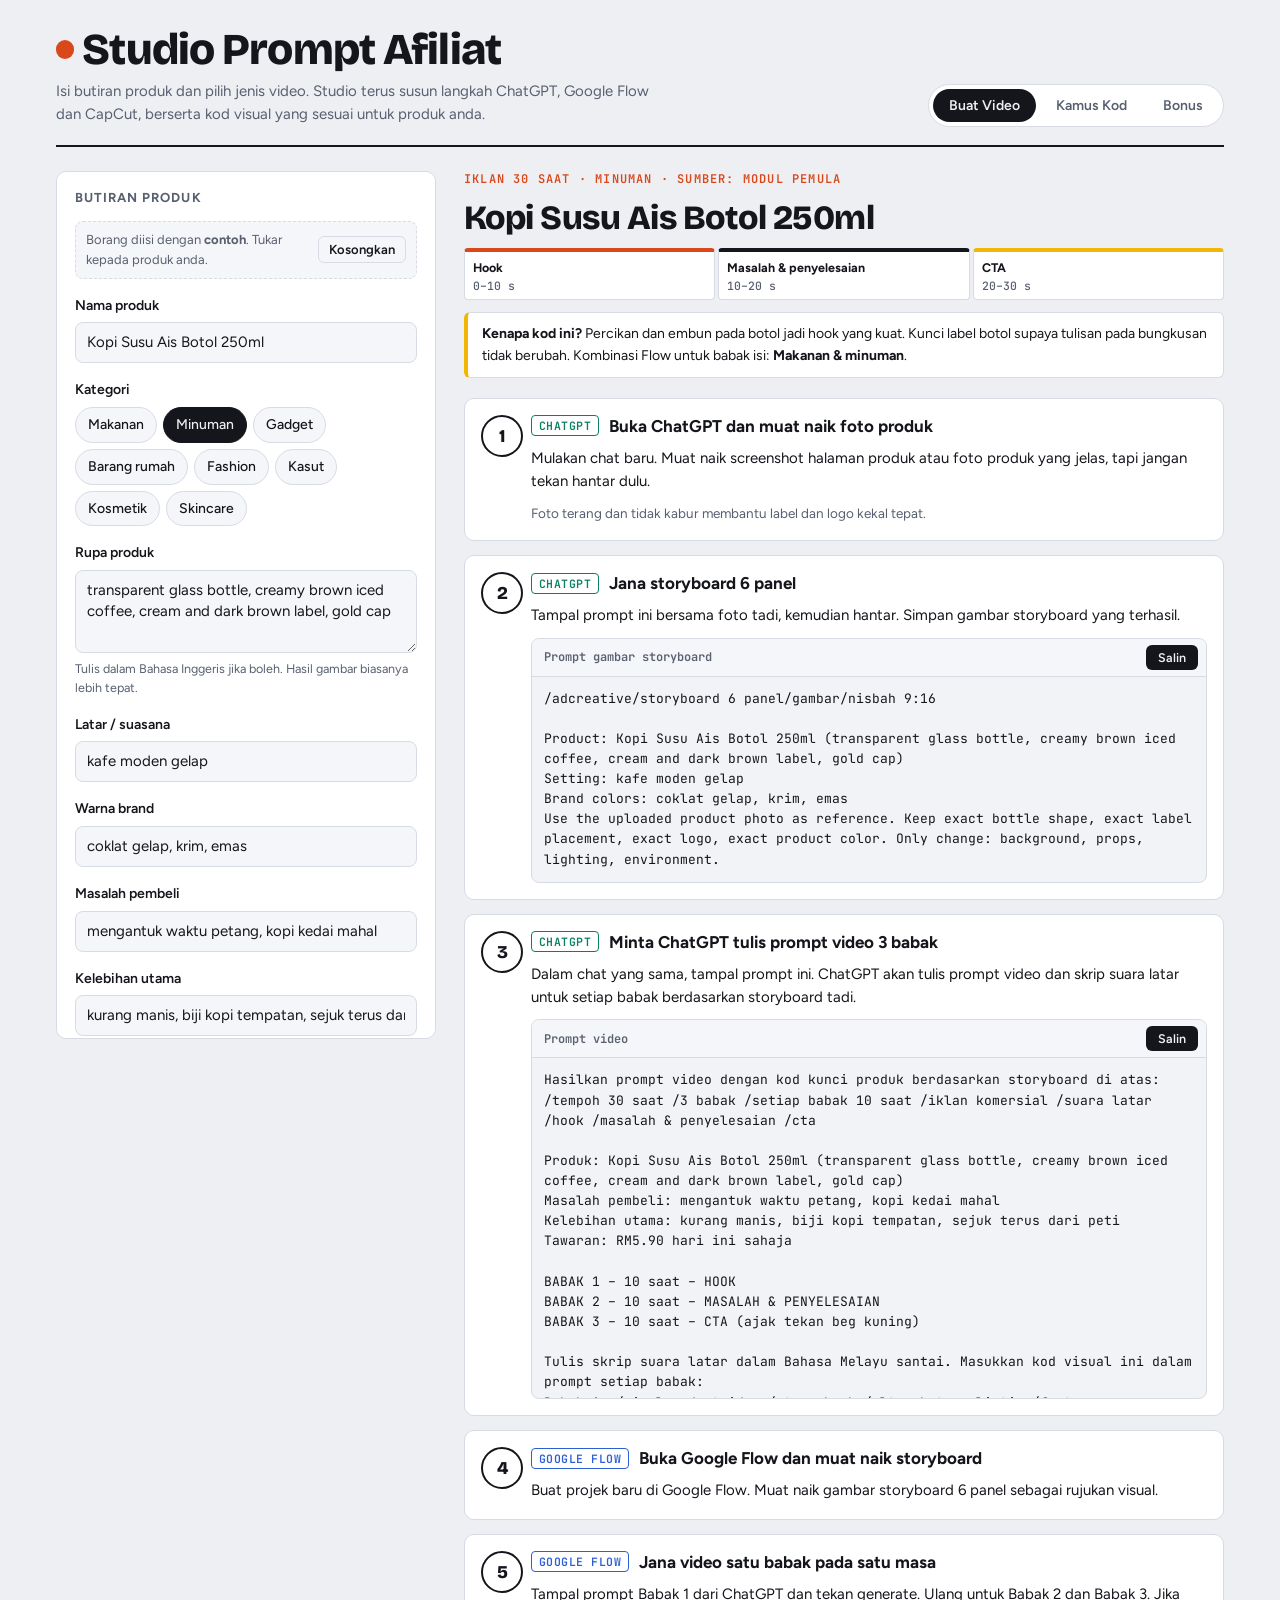
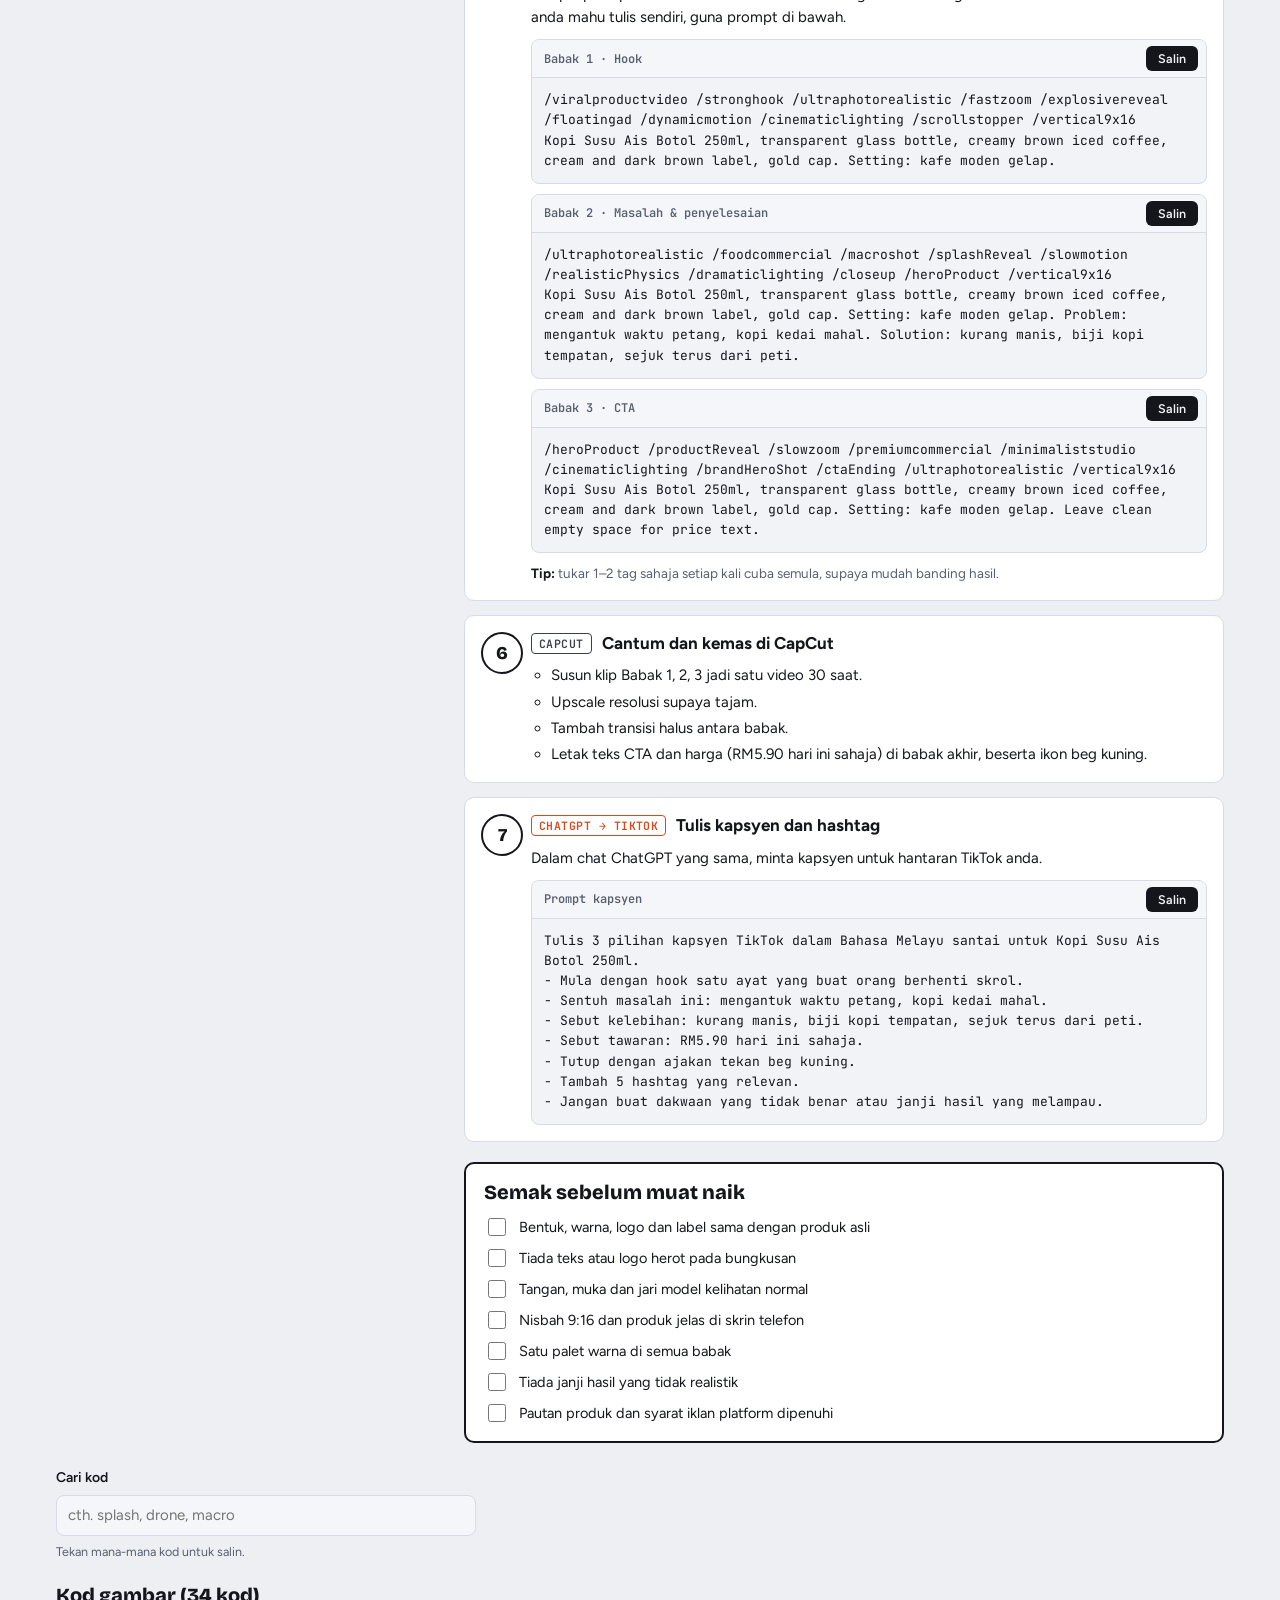
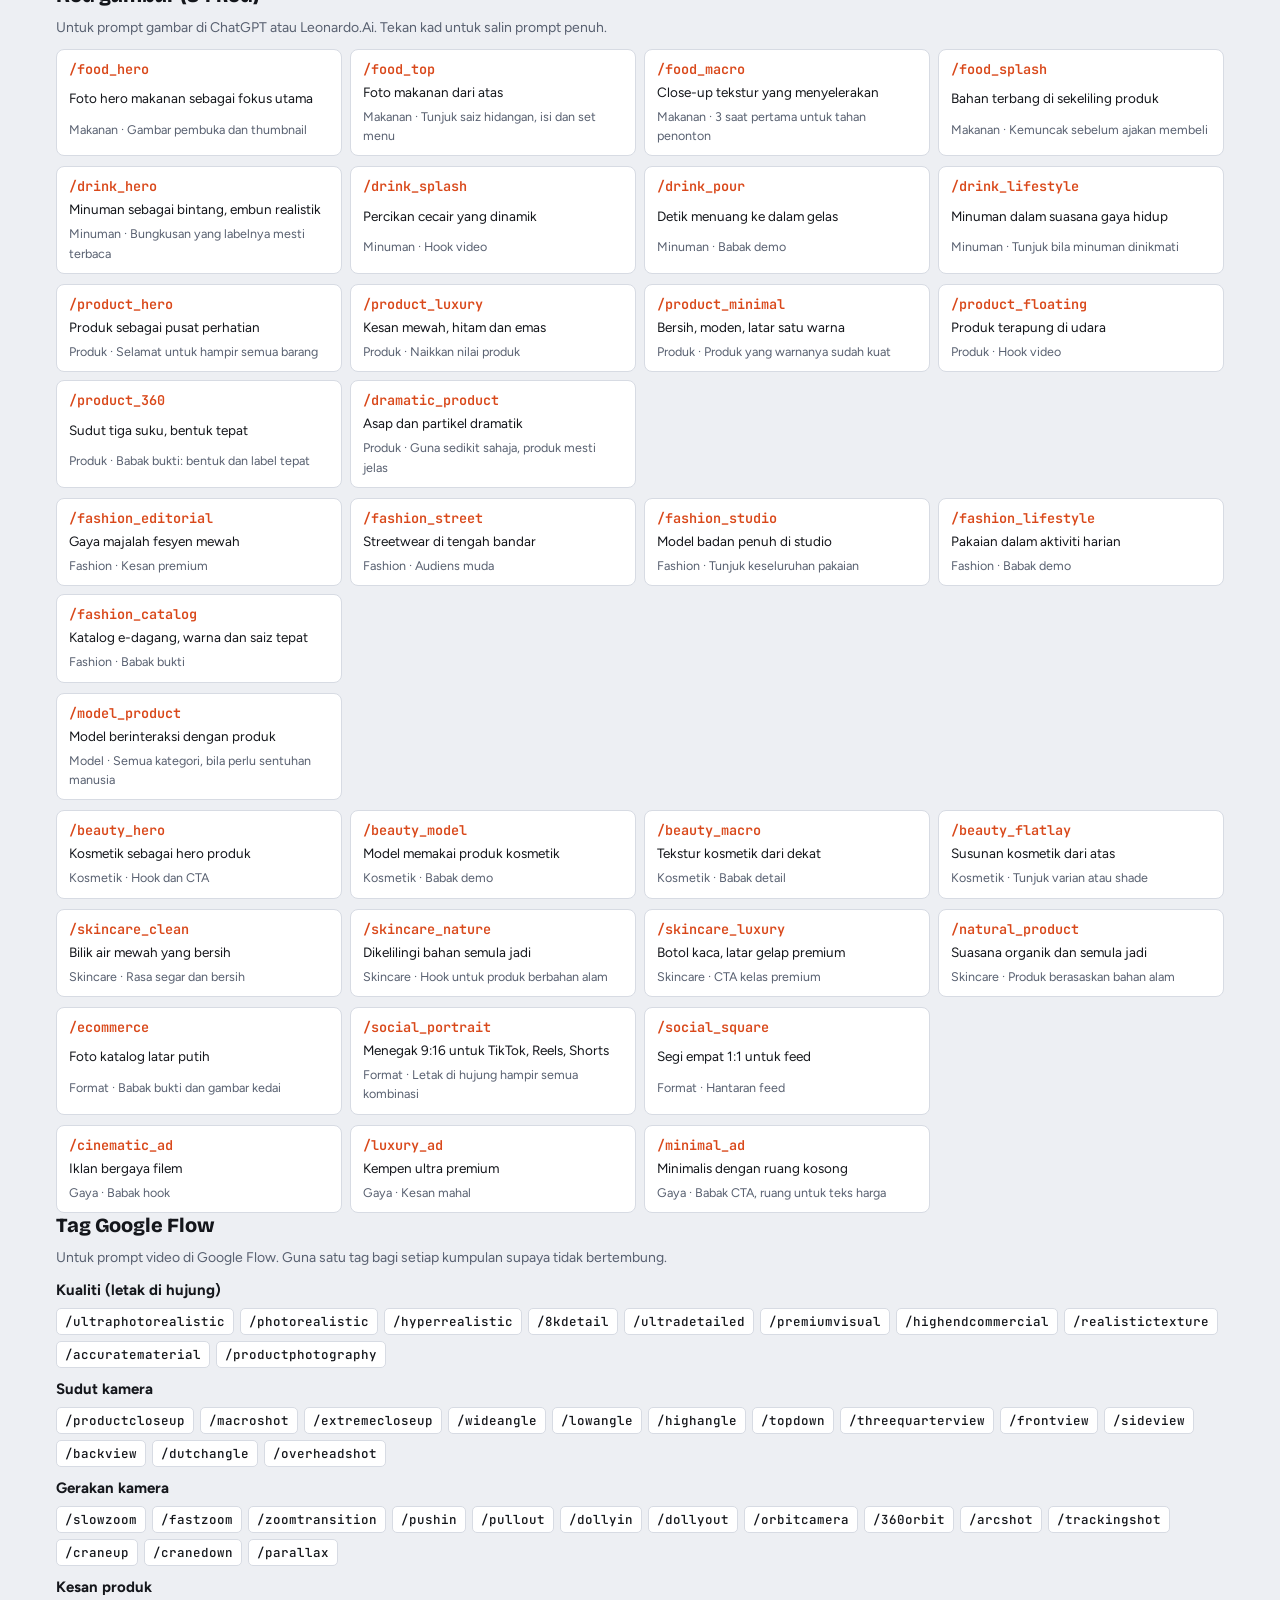
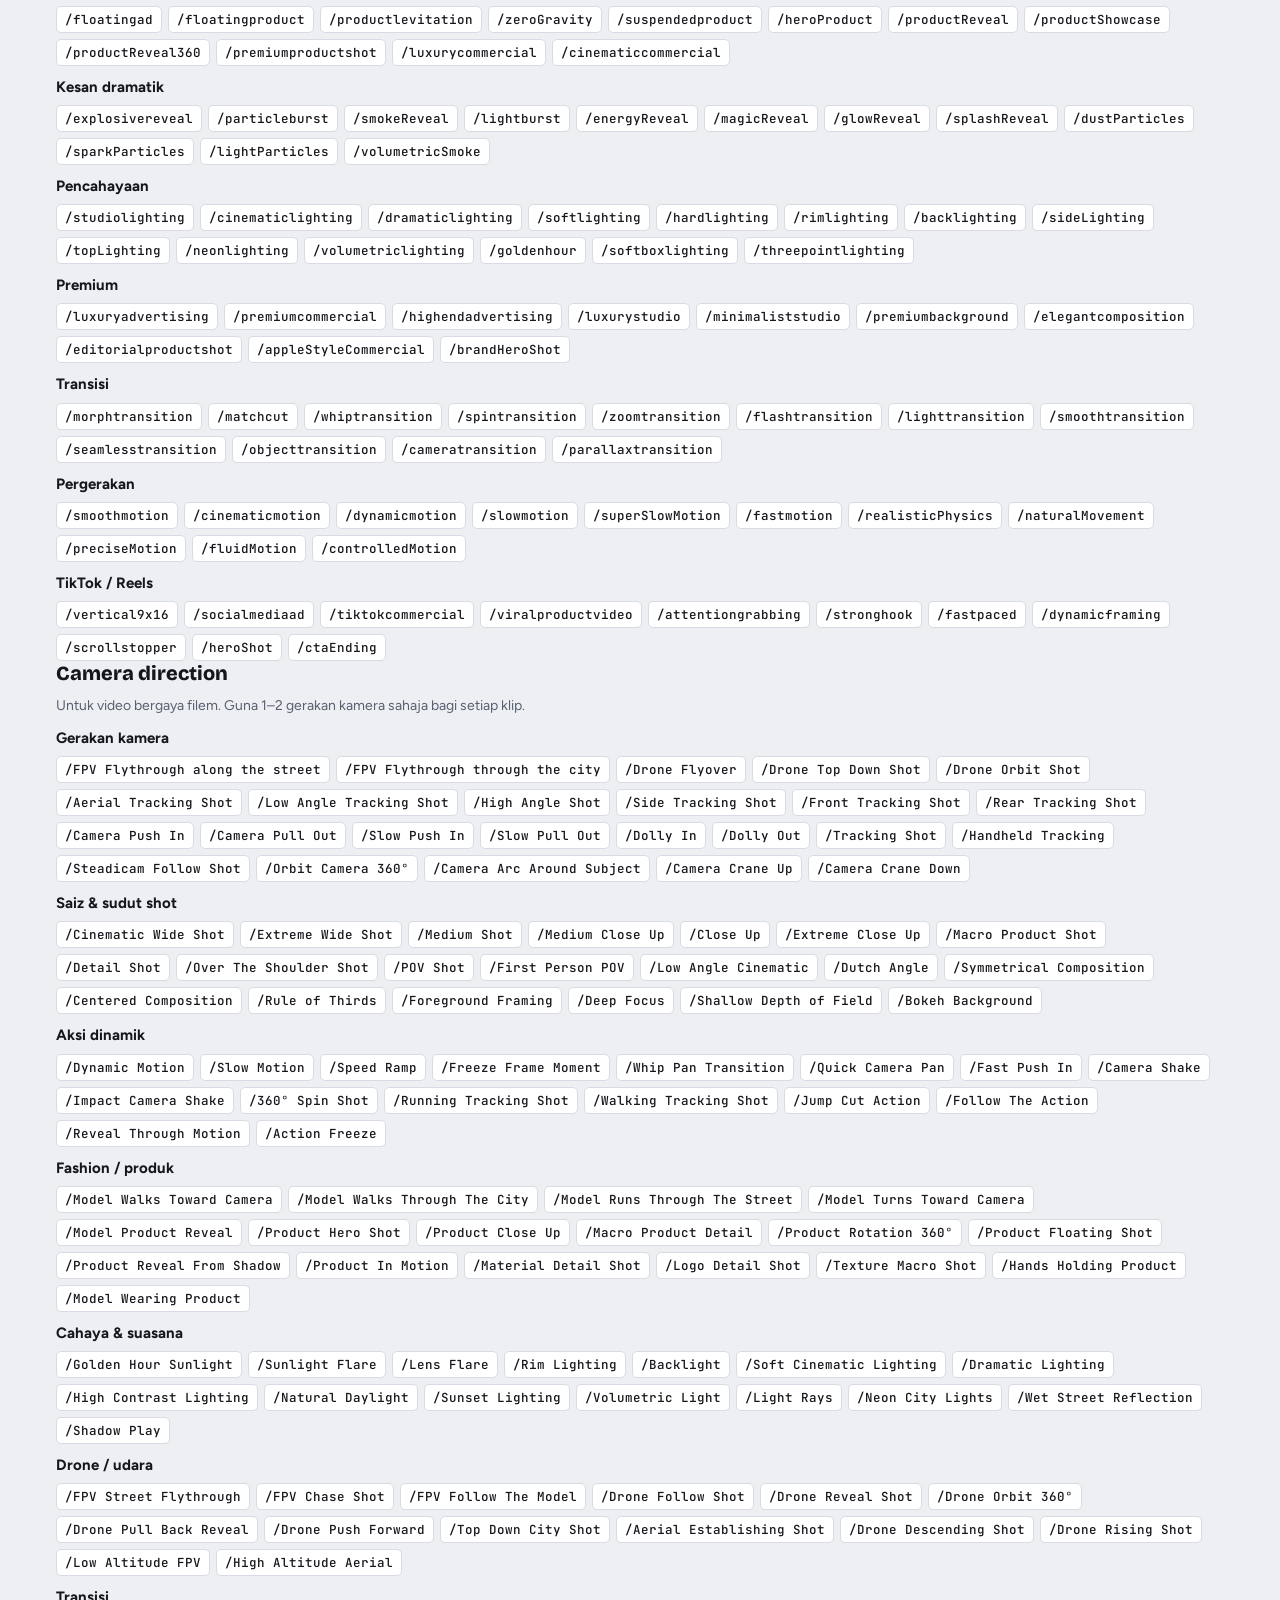
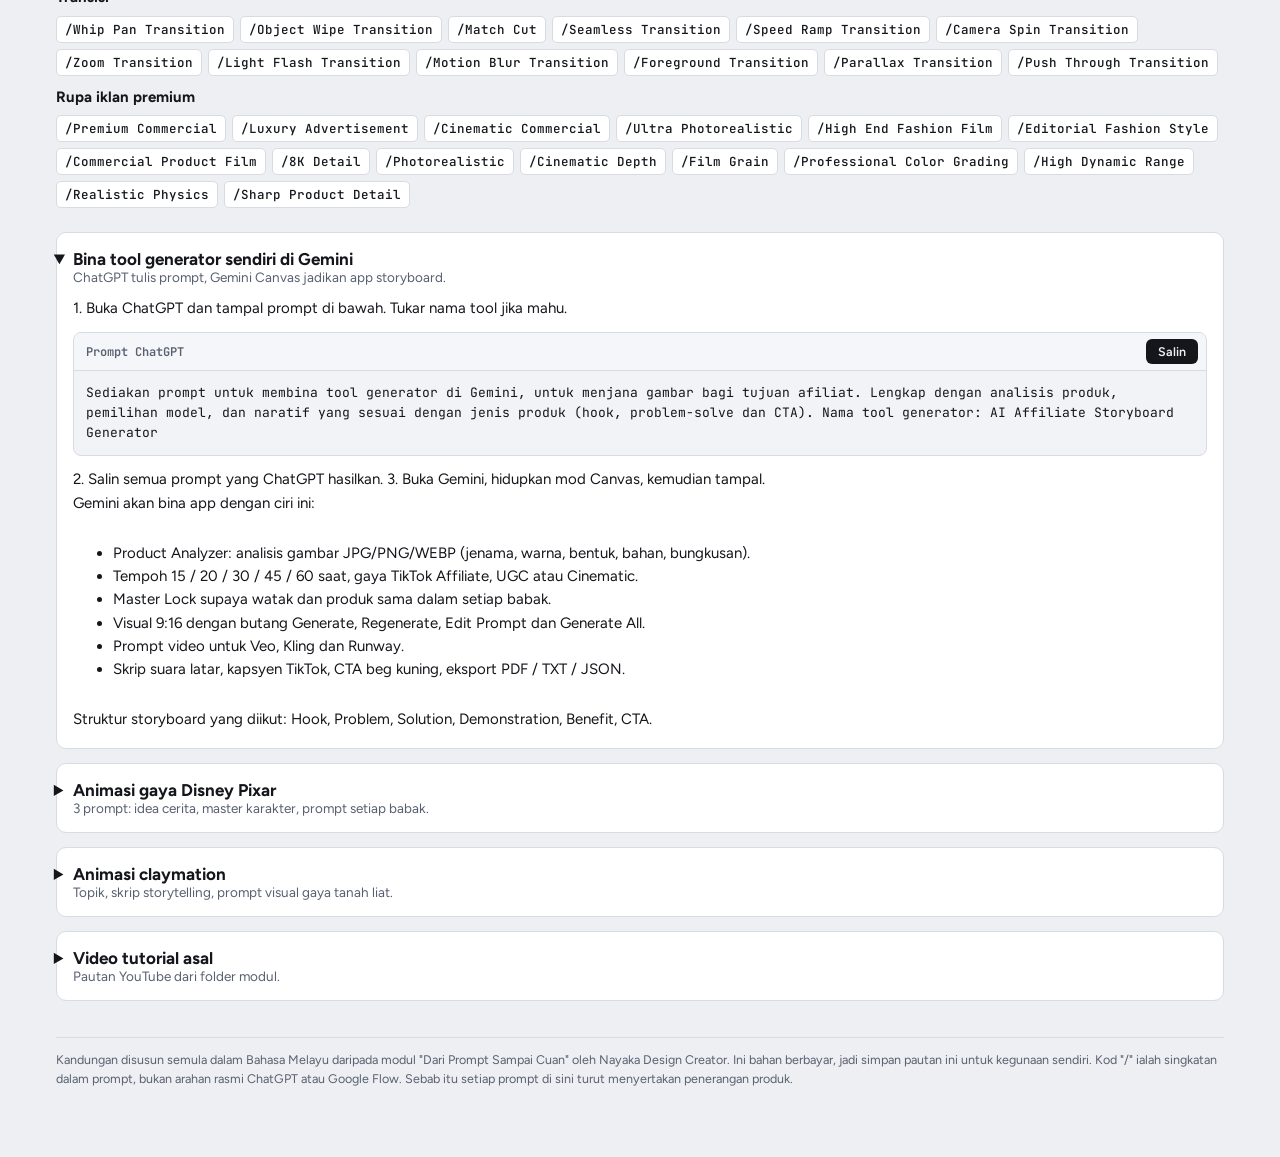
<file: studio-afiliat/index.html>
<!doctype html>
<html lang="ms">
<head>
<meta charset="utf-8">
<meta name="viewport" content="width=device-width, initial-scale=1, viewport-fit=cover">
<title>Studio Prompt Afiliat</title>
<link rel="preconnect" href="https://fonts.googleapis.com">
<link rel="preconnect" href="https://fonts.gstatic.com" crossorigin>
<link rel="stylesheet" href="https://fonts.googleapis.com/css2?family=Bricolage+Grotesque:opsz,wght@12..96,600;12..96,800&family=Figtree:wght@400;500;600;700&family=JetBrains+Mono:wght@400;500&display=swap">
<style>
/* Layout: borang tetap di kiri (atas di telefon), langkah kerja bernombor di kanan, seperti helaian arahan penggambaran */
:root {
  --bg: #EDEFF3;
  --surface: #FFFFFF;
  --surface-2: #F5F6F9;
  --ink: #14161B;
  --muted: #586070;
  --line: #D7DBE3;
  --accent: #D9481A;
  --accent-ink: #FFFFFF;
  --bag: #F2B705;
  --bag-ink: #2A2100;
  --gpt: #0B7F61;
  --flow: #2C5ED6;
  --cap: #3A3F4B;
  --code: #F2F3F6;
  --ok: #1B8A4B;
  --display: "Bricolage Grotesque", "Segoe UI", system-ui, sans-serif;
  --body: "Figtree", "Segoe UI", system-ui, -apple-system, sans-serif;
  --mono: "JetBrains Mono", ui-monospace, "SFMono-Regular", Menlo, Consolas, monospace;
  --r: 10px;
}
@media (prefers-color-scheme: dark) {
  :root:not([data-theme="light"]) {
    --bg: #0F1116; --surface: #171A21; --surface-2: #1E222A; --ink: #ECEEF2; --muted: #9AA1AF;
    --line: #2B303A; --accent: #FF6A35; --accent-ink: #1A0902; --bag: #F5C431; --bag-ink: #2A2100;
    --gpt: #3CC79E; --flow: #86A5FF; --cap: #C9CDD6; --code: #12151B; --ok: #43C77F;
    color-scheme: dark;
  }
}
:root[data-theme="dark"] {
  --bg: #0F1116; --surface: #171A21; --surface-2: #1E222A; --ink: #ECEEF2; --muted: #9AA1AF;
  --line: #2B303A; --accent: #FF6A35; --accent-ink: #1A0902; --bag: #F5C431; --bag-ink: #2A2100;
  --gpt: #3CC79E; --flow: #86A5FF; --cap: #C9CDD6; --code: #12151B; --ok: #43C77F;
  color-scheme: dark;
}
* { box-sizing: border-box; }
body { margin: 0; background: var(--bg); color: var(--ink); font: 15px/1.55 var(--body); }
.wrap { max-width: 1200px; margin: 0 auto; padding-inline: 16px; padding-block: 20px 56px; }

/* Header */
.top { display: flex; flex-wrap: wrap; align-items: flex-end; justify-content: space-between; gap: 12px 24px; padding-block: 8px 18px; border-bottom: 2px solid var(--ink); }
.brand h1 { font: 800 clamp(28px, 4.4vw, 44px)/1 var(--display); letter-spacing: -0.02em; margin: 0; text-wrap: balance; }
.brand h1 .rec { display: inline-block; width: .42em; height: .42em; border-radius: 50%; background: var(--accent); vertical-align: .12em; margin-right: .18em; }
.brand p { margin: 8px 0 0; color: var(--muted); max-width: 60ch; }
.tabs { display: flex; gap: 4px; background: var(--surface); border: 1px solid var(--line); border-radius: 999px; padding: 4px; }
.tabs button { font: 600 14px var(--body); border: 0; background: transparent; color: var(--muted); padding: 8px 16px; border-radius: 999px; cursor: pointer; }
.tabs button[aria-selected="true"] { background: var(--ink); color: var(--bg); }
.tabs button:focus-visible, button:focus-visible, input:focus-visible, textarea:focus-visible, select:focus-visible { outline: 2px solid var(--accent); outline-offset: 2px; }

/* Studio layout */
.studio { display: grid; grid-template-columns: minmax(300px, 380px) minmax(0, 1fr); gap: 28px; margin-top: 24px; align-items: start; }
@media (max-width: 900px) { .studio { grid-template-columns: minmax(0, 1fr); } }
.panel { background: var(--surface); border: 1px solid var(--line); border-radius: var(--r); padding: 18px; display: grid; gap: 16px; }
@media (min-width: 901px) { .panel { position: sticky; top: calc(env(safe-area-inset-top, 0px) + 16px); max-height: calc(100vh - 32px); overflow-y: auto; } }
.panel h2 { font: 700 13px var(--body); text-transform: uppercase; letter-spacing: .08em; color: var(--muted); margin: 0; }
.field { display: grid; gap: 6px; }
.field label, .legend { font-weight: 600; font-size: 14px; }
.field small, .hint { color: var(--muted); font-size: 12.5px; }
input[type="text"], textarea { width: 100%; font: 15px/1.4 var(--body); color: var(--ink); background: var(--surface-2); border: 1px solid var(--line); border-radius: 8px; padding: 9px 11px; }
textarea { resize: vertical; min-height: 64px; }
.chips { display: flex; flex-wrap: wrap; gap: 6px; }
.chip { position: relative; }
.chip input { position: absolute; opacity: 0; pointer-events: none; }
.chip span { display: inline-block; padding: 6px 12px; border: 1px solid var(--line); border-radius: 999px; font-size: 14px; font-weight: 500; cursor: pointer; background: var(--surface-2); }
.chip input:checked + span { background: var(--ink); color: var(--bg); border-color: var(--ink); }
.chip input:focus-visible + span { outline: 2px solid var(--accent); outline-offset: 2px; }
.flows { display: grid; grid-template-columns: 1fr 1fr; gap: 8px; }
.flowcard { position: relative; display: block; cursor: pointer; }
.flowcard input { position: absolute; opacity: 0; pointer-events: none; }
.flowcard .fc { display: grid; gap: 2px; height: 100%; border: 1px solid var(--line); border-radius: 8px; padding: 10px; background: var(--surface-2); }
.flowcard b { font-size: 14px; }
.flowcard em { font-style: normal; color: var(--muted); font-size: 12.5px; line-height: 1.35; }
.flowcard input:checked + .fc { border-color: var(--accent); box-shadow: inset 0 0 0 1px var(--accent); background: var(--surface); }
.flowcard input:focus-visible + .fc { outline: 2px solid var(--accent); outline-offset: 2px; }
.toggle { display: flex; gap: 10px; align-items: center; font-size: 14px; font-weight: 500; }
.toggle input { width: 18px; height: 18px; accent-color: var(--accent); }
.example { display: flex; gap: 10px; align-items: center; justify-content: space-between; background: var(--surface-2); border: 1px dashed var(--line); border-radius: 8px; padding: 8px 10px; font-size: 13px; color: var(--muted); }
.example[hidden] { display: none !important; }
.btn-ghost { font: 600 13px var(--body); background: transparent; border: 1px solid var(--line); color: var(--ink); border-radius: 6px; padding: 5px 10px; cursor: pointer; }
.btn-ghost:hover { border-color: var(--ink); }

/* Output */
.out { min-width: 0; display: grid; gap: 20px; }
.brief { display: grid; gap: 12px; }
.brief .eyebrow { font: 600 12px var(--mono); text-transform: uppercase; letter-spacing: .1em; color: var(--accent); }
.brief h2 { font: 800 clamp(24px, 3.2vw, 34px)/1.1 var(--display); margin: 0; letter-spacing: -0.015em; text-wrap: balance; overflow-wrap: anywhere; }
.brief p { margin: 0; color: var(--muted); max-width: 70ch; }
.timeline { display: flex; gap: 3px; width: 100%; }
.seg { min-width: 0; background: var(--surface); border: 1px solid var(--line); border-top: 4px solid var(--ink); border-radius: 4px; padding: 6px 8px; display: grid; gap: 1px; }
.seg b { font-size: 12.5px; white-space: nowrap; overflow: hidden; text-overflow: ellipsis; }
.seg span { font: 500 11.5px var(--mono); color: var(--muted); font-variant-numeric: tabular-nums; white-space: nowrap; }
.seg.hook { border-top-color: var(--accent); }
.seg.cta { border-top-color: var(--bag); }
.why { background: var(--surface); border: 1px solid var(--line); border-left: 4px solid var(--bag); border-radius: 6px; padding: 10px 14px; font-size: 14px; }
.why b { font-weight: 700; }

ol.steps { list-style: none; margin: 0; padding: 0; display: grid; gap: 14px; counter-reset: s; }
.step { counter-increment: s; display: grid; grid-template-columns: 38px minmax(0, 1fr); gap: 12px; background: var(--surface); border: 1px solid var(--line); border-radius: var(--r); padding: 16px; }
.step::before { content: counter(s); font: 800 18px/38px var(--display); text-align: center; width: 38px; height: 38px; border-radius: 50%; border: 2px solid var(--ink); }
.step-body { min-width: 0; display: grid; gap: 10px; }
.step-head { display: flex; flex-wrap: wrap; gap: 8px 10px; align-items: center; }
.step-head h3 { margin: 0; font: 700 17px/1.3 var(--body); }
.tool { font: 600 11.5px var(--mono); letter-spacing: .04em; text-transform: uppercase; border: 1.5px solid currentColor; border-radius: 4px; padding: 2px 7px; }
.tool.gpt { color: var(--gpt); } .tool.flow { color: var(--flow); } .tool.cap { color: var(--cap); } .tool.tt { color: var(--accent); }
.step-body p { margin: 0; max-width: 72ch; }
.step-body ul { margin: 0; padding-left: 20px; display: grid; gap: 3px; }
.tip { font-size: 13.5px; color: var(--muted); }
.tip b { color: var(--ink); }
.prompt { border: 1px solid var(--line); border-radius: 8px; overflow: hidden; background: var(--code); }
.prompt-head { display: flex; align-items: center; justify-content: space-between; gap: 10px; padding: 6px 8px 6px 12px; border-bottom: 1px solid var(--line); background: var(--surface-2); }
.prompt-head span { font: 600 12px var(--mono); color: var(--muted); min-width: 0; overflow-wrap: anywhere; }
.copy { font: 600 12.5px var(--body); border: 0; background: var(--ink); color: var(--bg); border-radius: 6px; padding: 5px 12px; cursor: pointer; flex-shrink: 0; }
.copy.done { background: var(--ok); color: #fff; }
.prompt pre { margin: 0; padding: 12px; font: 13px/1.55 var(--mono); white-space: pre-wrap; overflow-wrap: anywhere; color: var(--ink); max-height: 340px; overflow: auto; }
.check { background: var(--surface); border: 2px solid var(--ink); border-radius: var(--r); padding: 16px 18px; display: grid; gap: 8px; }
.check h3 { margin: 0 0 4px; font: 800 20px var(--display); }
.check label { display: flex; gap: 10px; align-items: flex-start; font-size: 14.5px; cursor: pointer; }
.check input { width: 18px; height: 18px; margin-top: 2px; accent-color: var(--ok); flex-shrink: 0; }

/* Kamus & Bonus */
.page { margin-top: 24px; display: grid; gap: 22px; }
.search { max-width: 420px; }
.dict-group { display: grid; gap: 10px; }
.dict-group h3 { margin: 0; font: 800 20px var(--display); }
.dict-group > p { margin: 0; color: var(--muted); font-size: 14px; }
.cmds { display: grid; grid-template-columns: repeat(auto-fill, minmax(260px, 1fr)); gap: 8px; }
.cmd { background: var(--surface); border: 1px solid var(--line); border-radius: 8px; padding: 10px 12px; display: grid; gap: 4px; text-align: left; font: inherit; color: inherit; cursor: pointer; }
.cmd:hover { border-color: var(--ink); }
.cmd code { font: 600 13.5px var(--mono); color: var(--accent); overflow-wrap: anywhere; }
.cmd span { font-size: 13.5px; }
.cmd small { color: var(--muted); font-size: 12.5px; }
.tags { display: flex; flex-wrap: wrap; gap: 6px; }
.tag { font: 500 12.5px var(--mono); background: var(--surface); border: 1px solid var(--line); border-radius: 5px; padding: 4px 8px; cursor: pointer; color: var(--ink); }
.tag:hover { border-color: var(--accent); color: var(--accent); }
.bonus { display: grid; gap: 14px; }
details.card { background: var(--surface); border: 1px solid var(--line); border-radius: var(--r); padding: 4px 16px; }
details.card[open] { padding-bottom: 16px; }
details.card summary { cursor: pointer; font: 700 17px var(--body); padding: 12px 0; list-style-position: outside; }
details.card summary small { display: block; font: 400 13.5px var(--body); color: var(--muted); }
details.card .inner { display: grid; gap: 12px; }
details.card p { margin: 0; max-width: 72ch; }
.links { display: flex; flex-wrap: wrap; gap: 10px; }
.links a { color: var(--flow); font-weight: 600; }
.jump { display: none; text-align: center; font-weight: 700; color: var(--accent-ink); background: var(--accent); border-radius: 8px; padding: 10px; text-decoration: none; }
@media (max-width: 900px) { .jump { display: block; } }
.toast { position: fixed; left: 50%; bottom: calc(env(safe-area-inset-bottom, 0px) + 20px); transform: translateX(-50%); background: var(--ink); color: var(--bg); padding: 9px 16px; border-radius: 999px; font-weight: 600; font-size: 14px; }
.foot { margin-top: 36px; color: var(--muted); font-size: 12.5px; border-top: 1px solid var(--line); padding-top: 12px; }
@media (prefers-reduced-motion: no-preference) { .copy, .tag, .cmd { transition: background .15s, border-color .15s, color .15s; } }
</style>
</head>
<body>
<div class="wrap">
  <header class="top">
    <div class="brand">
      <h1><span class="rec" aria-hidden="true"></span>Studio Prompt Afiliat</h1>
      <p>Isi butiran produk dan pilih jenis video. Studio terus susun langkah ChatGPT, Google Flow dan CapCut, berserta kod visual yang sesuai untuk produk anda.</p>
    </div>
    <nav class="tabs" role="tablist" aria-label="Bahagian">
      <button role="tab" id="tab-studio" aria-selected="true" data-tab="studio">Buat Video</button>
      <button role="tab" id="tab-kamus" aria-selected="false" data-tab="kamus">Kamus Kod</button>
      <button role="tab" id="tab-bonus" aria-selected="false" data-tab="bonus">Bonus</button>
    </nav>
  </header>

  <!-- STUDIO -->
  <section id="view-studio" class="studio" role="tabpanel" aria-labelledby="tab-studio">
    <form class="panel" id="borang" autocomplete="off">
      <h2>Butiran produk</h2>
      <div class="example" id="contoh-bar">
        <span>Borang diisi dengan <b>contoh</b>. Tukar kepada produk anda.</span>
        <button type="button" class="btn-ghost" id="kosongkan">Kosongkan</button>
      </div>
      <div class="field">
        <label for="f-nama">Nama produk</label>
        <input type="text" id="f-nama" placeholder="cth. Kopi Susu Ais Botol 250ml">
      </div>
      <div class="field">
        <span class="legend" id="lg-kat">Kategori</span>
        <div class="chips" id="f-kat" role="radiogroup" aria-labelledby="lg-kat"></div>
      </div>
      <div class="field">
        <label for="f-butiran">Rupa produk</label>
        <textarea id="f-butiran" rows="3" placeholder="Warna, bahan, bentuk bungkusan, label"></textarea>
        <small>Tulis dalam Bahasa Inggeris jika boleh. Hasil gambar biasanya lebih tepat.</small>
      </div>
      <div class="field">
        <label for="f-latar">Latar / suasana</label>
        <input type="text" id="f-latar" list="latar-list" placeholder="cth. kafe moden gelap">
        <datalist id="latar-list"></datalist>
      </div>
      <div class="field">
        <label for="f-warna">Warna brand</label>
        <input type="text" id="f-warna" placeholder="cth. coklat gelap, krim, emas">
      </div>
      <div class="field">
        <label for="f-masalah">Masalah pembeli</label>
        <input type="text" id="f-masalah" placeholder="Apa yang pembeli rasa sebelum guna produk ini?">
      </div>
      <div class="field">
        <label for="f-kelebihan">Kelebihan utama</label>
        <input type="text" id="f-kelebihan" placeholder="2–3 kelebihan, dipisah koma">
      </div>
      <div class="field">
        <label for="f-promo">Harga / promosi (pilihan)</label>
        <input type="text" id="f-promo" placeholder="cth. RM5.90 hari ini sahaja">
      </div>
      <label class="toggle"><input type="checkbox" id="f-model"> Guna model (orang) dalam video</label>
      <div class="field">
        <span class="legend" id="lg-aliran">Jenis video</span>
        <div class="flows" id="f-aliran" role="radiogroup" aria-labelledby="lg-aliran"></div>
      </div>
      <a class="jump" href="#output">Lihat langkah ↓</a>
    </form>

    <div class="out" id="output" aria-live="polite"></div>
  </section>

  <!-- KAMUS -->
  <section id="view-kamus" class="page" role="tabpanel" aria-labelledby="tab-kamus" hidden>
    <div class="field search">
      <label for="cari">Cari kod</label>
      <input type="text" id="cari" placeholder="cth. splash, drone, macro">
      <small>Tekan mana-mana kod untuk salin.</small>
    </div>
    <div id="kamus"></div>
  </section>

  <!-- BONUS -->
  <section id="view-bonus" class="page" role="tabpanel" aria-labelledby="tab-bonus" hidden>
    <div class="bonus" id="bonus"></div>
  </section>

  <p class="foot">Kandungan disusun semula dalam Bahasa Melayu daripada modul "Dari Prompt Sampai Cuan" oleh Nayaka Design Creator. Ini bahan berbayar, jadi simpan pautan ini untuk kegunaan sendiri. Kod "/" ialah singkatan dalam prompt, bukan arahan rasmi ChatGPT atau Google Flow. Sebab itu setiap prompt di sini turut menyertakan penerangan produk.</p>
</div>

<div class="toast" id="toast" hidden>Disalin</div>

<script>
(() => {
"use strict";

/* ---------- Data: 34 kod visual gambar (ebook Kode Visual) ---------- */
const CMD = {
  food_hero: ["Makanan", "Foto hero makanan sebagai fokus utama", "Gambar pembuka dan thumbnail", "hero product photography, appetizing presentation, premium commercial advertising, perfect food styling, realistic texture, fresh ingredients, dramatic studio lighting, soft shadows, clean composition, shallow depth of field, ultra realistic, high-end food advertising photography, 8K"],
  food_top: ["Makanan", "Foto makanan dari atas", "Tunjuk saiz hidangan, isi dan set menu", "top-down food photography, carefully arranged composition, premium commercial food advertisement, beautiful ingredient placement, natural shadows, elegant styling, realistic texture, clean background, editorial food photography, high detail"],
  food_macro: ["Makanan", "Close-up tekstur yang menyelerakan", "3 saat pertama untuk tahan penonton", "extreme macro food photography, detailed texture, appetizing surface, crispy details, juicy texture, realistic moisture, cinematic lighting, shallow depth of field, premium commercial advertising, ultra realistic"],
  food_splash: ["Makanan", "Bahan terbang di sekeliling produk", "Kemuncak sebelum ajakan membeli", "dynamic commercial food advertisement, ingredients flying around the product, splash and motion effects, frozen action, dramatic studio lighting, high-speed photography, sharp product focus, premium advertising campaign, photorealistic, 8K"],
  drink_hero: ["Minuman", "Minuman sebagai bintang, embun realistik", "Bungkusan yang labelnya mesti terbaca", "premium beverage commercial photography, product centered, beautiful condensation, realistic droplets, dramatic studio lighting, luxury advertising aesthetic, clean composition, cinematic atmosphere, sharp focus, photorealistic, 8K"],
  drink_splash: ["Minuman", "Percikan cecair yang dinamik", "Hook video", "dynamic beverage advertisement, liquid splash surrounding the bottle, frozen motion, realistic droplets, dramatic backlight, high-speed commercial photography, premium product presentation, ultra realistic, sharp details, 8K"],
  drink_pour: ["Minuman", "Detik menuang ke dalam gelas", "Babak demo", "commercial beverage photography, liquid being poured into glass, beautiful flowing liquid, realistic reflections, condensation, cinematic lighting, premium advertising style, shallow depth of field, photorealistic"],
  drink_lifestyle: ["Minuman", "Minuman dalam suasana gaya hidup", "Tunjuk bila minuman dinikmati", "lifestyle beverage commercial, attractive modern environment, natural human interaction, premium lifestyle atmosphere, soft cinematic sunlight, realistic photography, sophisticated composition, brand advertising campaign, photorealistic"],
  product_hero: ["Produk", "Produk sebagai pusat perhatian", "Selamat untuk hampir semua barang", "premium commercial product photography, product as the main hero, perfect product proportions, clean presentation, studio lighting, controlled reflections, realistic materials, luxury advertising, minimal background, sharp focus, photorealistic, 8K"],
  product_luxury: ["Produk", "Kesan mewah, hitam dan emas", "Naikkan nilai produk", "luxury product advertising, elegant dark studio environment, dramatic spotlight, premium reflections, sophisticated composition, high-end commercial photography, cinematic atmosphere, black and gold aesthetic, ultra realistic, 8K"],
  product_minimal: ["Produk", "Bersih, moden, latar satu warna", "Produk yang warnanya sudah kuat", "minimalist commercial product photography, clean monochromatic background, elegant composition, soft studio lighting, subtle shadows, premium branding aesthetic, modern advertising campaign, photorealistic"],
  product_floating: ["Produk", "Produk terapung di udara", "Hook video", "floating product commercial advertisement, product suspended in the air, dynamic composition, dramatic lighting, subtle particles, realistic shadows, premium advertising campaign, clean background, photorealistic, high detail"],
  product_360: ["Produk", "Sudut tiga suku, bentuk tepat", "Babak bukti: bentuk dan label tepat", "professional 360-degree product presentation, front three-quarter view, perfectly centered product, studio lighting, clean seamless background, accurate product geometry, realistic materials, premium commercial photography"],
  dramatic_product: ["Produk", "Asap dan partikel dramatik", "Guna sedikit sahaja, produk mesti jelas", "dramatic commercial product advertising, dynamic composition, powerful lighting, smoke, particles and controlled environmental effects, product remains perfectly sharp and recognizable, cinematic advertising photography, ultra realistic, high detail"],
  fashion_editorial: ["Fashion", "Gaya majalah fesyen mewah", "Kesan premium", "high-end fashion editorial photography, professional fashion model wearing the product, confident pose, sophisticated styling, cinematic studio lighting, luxury fashion magazine aesthetic, realistic fabric texture, detailed garment construction, photorealistic, premium campaign"],
  fashion_street: ["Fashion", "Streetwear di tengah bandar", "Audiens muda", "streetwear fashion campaign, professional model wearing the clothing, modern urban environment, natural confident pose, cinematic lighting, realistic fabric texture, contemporary fashion photography, photorealistic"],
  fashion_studio: ["Fashion", "Model badan penuh di studio", "Tunjuk keseluruhan pakaian", "professional fashion studio photography, model wearing the exact clothing, full body composition, elegant pose, clean studio background, softbox lighting, accurate clothing details, realistic skin and fabric, commercial fashion campaign, high resolution"],
  fashion_lifestyle: ["Fashion", "Pakaian dalam aktiviti harian", "Babak demo", "lifestyle fashion advertising, professional model wearing the product, beautiful modern environment, natural movement, authentic expression, soft natural lighting, cinematic composition, premium commercial photography, photorealistic"],
  fashion_catalog: ["Fashion", "Katalog e-dagang, warna dan saiz tepat", "Babak bukti", "e-commerce fashion catalog photography, model wearing the exact garment, full body, front-facing pose, clean neutral background, even studio lighting, accurate garment color and proportions, sharp fabric details, professional product photography"],
  model_product: ["Model", "Model berinteraksi dengan produk", "Semua kategori, bila perlu sentuhan manusia", "professional commercial advertising, attractive model naturally interacting with the product, product remains clearly visible and recognizable, authentic expression, premium lifestyle environment, cinematic lighting, realistic skin and materials, high-end advertising photography"],
  beauty_hero: ["Kosmetik", "Kosmetik sebagai hero produk", "Hook dan CTA", "luxury beauty product advertising, cosmetic product centered as hero, premium studio lighting, elegant reflections, soft shadows, sophisticated background, clean luxury composition, photorealistic, high-end beauty campaign, 8K"],
  beauty_model: ["Kosmetik", "Model memakai produk kosmetik", "Babak demo", "high-end beauty campaign, professional beauty model using the product, perfect natural skin texture, elegant makeup, soft beauty lighting, detailed face, luxury cosmetic advertising, photorealistic"],
  beauty_macro: ["Kosmetik", "Tekstur kosmetik dari dekat", "Babak detail", "extreme macro beauty photography, detailed cosmetic texture, realistic skin, luxury studio lighting, glossy highlights, shallow depth of field, premium beauty advertisement, ultra detailed, photorealistic"],
  beauty_flatlay: ["Kosmetik", "Susunan kosmetik dari atas", "Tunjuk varian atau shade", "luxury cosmetic flat lay, carefully arranged beauty products and ingredients, top-down composition, elegant shadows, premium marble surface, soft natural lighting, high-end beauty editorial photography"],
  skincare_clean: ["Skincare", "Bilik air mewah yang bersih", "Rasa segar dan bersih", "clean skincare commercial photography, minimalist luxury bathroom environment, product centered, soft natural daylight, fresh water droplets, clean white and beige aesthetic, premium beauty campaign, photorealistic"],
  skincare_nature: ["Skincare", "Dikelilingi bahan semula jadi", "Hook untuk produk berbahan alam", "natural skincare advertising, product surrounded by botanical ingredients, fresh leaves, water droplets, soft sunlight, organic premium aesthetic, realistic textures, clean commercial composition, photorealistic"],
  skincare_luxury: ["Skincare", "Botol kaca, latar gelap premium", "CTA kelas premium", "luxury skincare advertising, elegant dark background, premium glass bottle, dramatic spotlight, beautiful reflections, high-end cosmetic campaign, sophisticated composition, photorealistic, 8K"],
  natural_product: ["Skincare", "Suasana organik dan semula jadi", "Produk berasaskan bahan alam", "natural organic commercial advertising, botanical elements, fresh ingredients, soft sunlight, realistic textures, earthy premium aesthetic, clean composition, authentic natural atmosphere, photorealistic"],
  ecommerce: ["Format", "Foto katalog latar putih", "Babak bukti dan gambar kedai", "professional e-commerce product photography, product centered, clean white background, accurate colors, accurate proportions, sharp details, realistic shadows, commercial catalog photography, high resolution"],
  social_portrait: ["Format", "Menegak 9:16 untuk TikTok, Reels, Shorts", "Letak di hujung hampir semua kombinasi", "premium commercial advertising, vertical 9:16 composition, strong visual hierarchy, product clearly visible, cinematic lighting, social media advertising aesthetic, high contrast, photorealistic, optimized for mobile viewing"],
  social_square: ["Format", "Segi empat 1:1 untuk feed", "Hantaran feed", "premium commercial advertisement, square 1:1 composition, product centered, strong visual hierarchy, clean background, cinematic commercial lighting, high-end advertising photography"],
  cinematic_ad: ["Gaya", "Iklan bergaya filem", "Babak hook", "cinematic commercial advertisement, hero product shot, dramatic environment, beautiful atmospheric lighting, volumetric light, subtle particles, controlled reflections, premium brand campaign, cinematic color grading, photorealistic, high detail"],
  luxury_ad: ["Gaya", "Kempen ultra premium", "Kesan mahal", "ultra premium luxury advertising campaign, minimal elegant composition, dramatic studio lighting, beautiful reflections, sophisticated environment, exclusive high-end brand aesthetic, cinematic photography, photorealistic, 8K"],
  minimal_ad: ["Gaya", "Minimalis dengan ruang kosong", "Babak CTA, ruang untuk teks harga", "minimalist commercial advertisement, single hero product, simple elegant background, perfect negative space, soft directional lighting, subtle realistic shadow, premium modern branding, clean composition, photorealistic"]
};

/* ---------- Data: kombinasi tag Google Flow ---------- */
const FLOW = {
  1: ["Produk premium", "/ultraphotorealistic /floatingad /heroProduct /premiumcommercial /cinematiclighting /rimlighting /slowzoom /realisticPhysics /8kdetail"],
  2: ["Produk jatuh kemudian terapung", "/ultraphotorealistic /dynamicmotion /productReveal /productlevitation /slowmotion /particleburst /cinematiclighting /orbitcamera /realisticPhysics"],
  3: ["Gadget", "/ultraphotorealistic /premiumproductshot /macroshot /threequarterview /reflectioncontrol /rimlighting /orbitcamera /slowzoom /luxurycommercial /8kdetail"],
  4: ["Kosmetik", "/ultraphotorealistic /luxuryadvertising /floatingproduct /macroshot /softlighting /glowReveal /slowmotion /particleburst /cinematiccommercial"],
  5: ["Makanan & minuman", "/ultraphotorealistic /foodcommercial /macroshot /splashReveal /slowmotion /realisticPhysics /dramaticlighting /closeup /heroProduct"],
  6: ["Pembuka (hook)", "/viralproductvideo /stronghook /ultraphotorealistic /fastzoom /explosivereveal /floatingad /dynamicmotion /cinematiclighting /scrollstopper"],
  7: ["Penutup + CTA", "/heroProduct /productReveal /slowzoom /premiumcommercial /minimaliststudio /cinematiclighting /brandHeroShot /ctaEnding /ultraphotorealistic"],
  fashion: ["Fashion (camera direction)", "/Model Walks Through The City /Low Angle Tracking Shot /Golden Hour Sunlight /High End Fashion Film /ultraphotorealistic"],
  sneaker: ["Kasut (camera direction)", "/FPV Chase Shot /Product Hero Shot /Speed Ramp /Wet Street Reflection /ultraphotorealistic"]
};

const LOCK_BASE = "Use the uploaded product photo as reference.";
const LOCK_TAIL = "Only change: background, props, lighting, environment.";

/* ---------- Data: tetapan setiap kategori ---------- */
const KAT = {
  makanan: {
    label: "Makanan", flow: 5,
    lock: "Keep exact packaging shape, exact label placement, exact logo, exact food appearance and portion.",
    lima: { hook: ["food_splash", "social_portrait"], detail: ["food_macro", "food_hero"], demo: ["food_top", "model_product"], bukti: ["food_hero", "ecommerce"], cta: ["cinematic_ad", "social_portrait"] },
    latar: ["meja restoran gelap", "dapur rumah moden", "gerai pasar malam waktu malam", "meja kayu dengan cahaya pagi"],
    papan: "hand picking up the food/macro detail texture crispy and juicy/steam and sauce drip/top view on the table/restaurant ambience/hero shot product",
    satuKod: "/Macro Product Shot",
    asmr: "/adcreative/asmr/food/macro close-up/crispy texture/sizzling sound/slow motion/realistic lighting/9:16",
    nota: "Tekstur rangup dan berjus menahan penonton. /food_macro paling kuat untuk 3 saat pertama, /food_splash untuk kemuncak sebelum CTA. Guna satu kesan sahaja bagi setiap gambar.",
    contoh: { nama: "Nasi Ayam Goreng Berempah", butiran: "crispy golden fried chicken, steaming white rice, sambal on the side, brown paper box packaging", latar: "gerai pasar malam waktu malam", warna: "merah, kuning keemasan", masalah: "lapar lepas kerja, malas masak", kelebihan: "ayam rangup, sambal pedas, porsi besar", promo: "RM9.90 set lengkap" }
  },
  minuman: {
    label: "Minuman", flow: 5,
    lock: "Keep exact bottle shape, exact label placement, exact logo, exact product color.",
    lima: { hook: ["drink_splash", "dramatic_product", "social_portrait"], detail: ["drink_hero", "social_portrait"], demo: ["drink_pour", "drink_lifestyle"], bukti: ["product_360", "ecommerce"], cta: ["luxury_ad", "social_portrait"] },
    latar: ["kafe moden gelap", "meja pejabat waktu petang", "tepi pantai waktu senja", "gim selepas bersenam"],
    papan: "pouring into a glass with ice/macro condensation droplets on the bottle/model drinking and smiling/lifestyle cafe moment/liquid splash around the bottle/hero shot product",
    satuKod: "/Product Floating Shot",
    asmr: "/adcreative/asmr/food/macro close-up/ice cubes clinking/liquid pouring sound/condensation droplets/slow motion/realistic lighting/9:16",
    nota: "Percikan dan embun pada botol jadi hook yang kuat. Kunci label botol supaya tulisan pada bungkusan tidak berubah.",
    contoh: { nama: "Kopi Susu Ais Botol 250ml", butiran: "transparent glass bottle, creamy brown iced coffee, cream and dark brown label, gold cap", latar: "kafe moden gelap", warna: "coklat gelap, krim, emas", masalah: "mengantuk waktu petang, kopi kedai mahal", kelebihan: "kurang manis, biji kopi tempatan, sejuk terus dari peti", promo: "RM5.90 hari ini sahaja" }
  },
  gadget: {
    label: "Gadget", flow: 3,
    lock: "Keep exact product shape, exact buttons and ports, exact logo, exact product color and finish.",
    lima: { hook: ["product_floating", "cinematic_ad", "social_portrait"], detail: ["product_hero", "product_luxury"], demo: ["model_product", "social_portrait"], bukti: ["product_360", "ecommerce"], cta: ["minimal_ad", "social_portrait"] },
    latar: ["meja kerja minimalis", "studio gelap dengan lampu neon", "dalam kereta", "bilik tidur moden"],
    papan: "model using the gadget in daily life/macro detail of material and buttons/product floating reveal/lifestyle environment/360 orbit around the product/hero shot product",
    satuKod: "/Orbit Camera 360°",
    asmr: "/adcreative/asmr/product/luxury macro shot/unboxing/soft tapping/button clicks/slow motion/cinematic commercial/9:16",
    nota: "/product_floating untuk hook. /product_360 untuk babak bukti kerana bentuk dan label kelihatan tepat. Kilauan badan gadget paling cantik dengan /rimlighting.",
    contoh: { nama: "Earbuds Wayarles ANC", butiran: "wireless earbuds in a matte white charging case, small LED indicator, silver logo on lid", latar: "meja kerja minimalis", warna: "putih, perak", masalah: "bunyi bising dalam LRT, bateri cepat habis", kelebihan: "ANC, bateri 30 jam, bluetooth 5.3", promo: "Diskaun 40% minggu ini" }
  },
  barang: {
    label: "Barang rumah", flow: 1,
    lock: "Keep exact product shape, exact label placement, exact logo, exact product color.",
    lima: { hook: ["product_floating", "dramatic_product", "social_portrait"], detail: ["product_hero", "social_portrait"], demo: ["model_product", "social_portrait"], bukti: ["product_360", "ecommerce"], cta: ["minimal_ad", "social_portrait"] },
    latar: ["dapur moden terang", "ruang tamu minimalis", "balkoni dengan pokok", "bilik air bersih"],
    papan: "model using the product at home/macro detail of material/product reveal floating/before and after problem solved/clean home lifestyle/hero shot product",
    satuKod: "/Product Reveal From Shadow",
    asmr: "/adcreative/asmr/product/luxury macro shot/soft tapping/unboxing/satisfying cleaning/slow motion/cinematic commercial/9:16",
    nota: "/product_hero selamat untuk hampir semua barang. Babak demo paling penting untuk barang rumah kerana pembeli mahu nampak masalah selesai.",
    contoh: { nama: "Blender Mudah Alih", butiran: "portable blender, white body, transparent cup, fresh fruit inside, USB-C port", latar: "dapur moden terang", warna: "putih, hijau pudina", masalah: "nak smoothie di pejabat tapi tiada blender", kelebihan: "cas USB, 6 bilah, mudah dicuci", promo: "RM39 percuma penghantaran" }
  },
  fashion: {
    label: "Fashion", flow: "fashion",
    lock: "Keep exact garment design, exact color, exact print and logo placement, exact fabric texture and fit.",
    lima: { hook: ["fashion_street", "social_portrait"], detail: ["fashion_editorial"], demo: ["fashion_lifestyle", "model_product"], bukti: ["fashion_catalog", "fashion_studio"], cta: ["fashion_editorial", "social_portrait"] },
    latar: ["jalan bandar Kuala Lumpur waktu senja", "kafe hipster", "studio putih", "taman bandar waktu pagi"],
    papan: "model walk in the street city/angle camera cinematic/action model international/macro shot of product details, fabric and stitching/sunlight views/drone views",
    satuKod: "/FPV Flythrough along the street",
    asmr: "/adcreative/asmr/product/luxury macro shot/unboxing/fabric rustling/soft folding/slow motion/cinematic commercial/9:16",
    nota: "Model dan suasana jalanan bantu penonton bayangkan cara memakainya. /fashion_catalog menjaga warna dan saiz kekal tepat untuk babak bukti.",
    contoh: { nama: "T-Shirt Oversize Hitam", butiran: "oversized black cotton t-shirt, small white chest print, relaxed fit, heavyweight fabric", latar: "jalan bandar Kuala Lumpur waktu senja", warna: "hitam, putih", masalah: "baju cepat lusuh dan panas", kelebihan: "kapas 240gsm, tak jarang, potongan oversize", promo: "Beli 2 RM59" }
  },
  kasut: {
    label: "Kasut", flow: "sneaker",
    lock: "Keep exact shoe shape, exact sole design, exact logo, exact colorway and materials.",
    lima: { hook: ["product_floating", "fashion_street", "social_portrait"], detail: ["product_hero", "product_luxury"], demo: ["model_product", "fashion_lifestyle"], bukti: ["product_360", "ecommerce"], cta: ["cinematic_ad", "social_portrait"] },
    latar: ["jalan bandar basah selepas hujan", "trek larian taman", "gelanggang bola keranjang", "studio gelap"],
    papan: "model walk and run in the street city/low angle tracking shot/macro shot of product details, sole, material and stitching/wet street reflection/drone views/hero shot product",
    satuKod: "/FPV Chase Shot",
    asmr: "/adcreative/asmr/product/luxury macro shot/unboxing shoe box/lace pulling/sole tapping/slow motion/cinematic commercial/9:16",
    nota: "Kasut paling sesuai dengan FPV dan speed ramp. Tunjuk tapak, bahan dan jahitan dari dekat dalam babak detail.",
    contoh: { nama: "Kasut Larian Ringan", butiran: "white running sneaker, orange accents, knit upper, thick foam sole", latar: "jalan bandar basah selepas hujan", warna: "putih, oren", masalah: "kaki sakit lepas jalan jauh", kelebihan: "ringan 220g, tapak empuk, kain bernafas", promo: "RM129 sahaja" }
  },
  kosmetik: {
    label: "Kosmetik", flow: 4,
    lock: "Keep exact packaging shape, exact label placement, exact logo, exact shade and product color.",
    lima: { hook: ["beauty_hero", "luxury_ad", "social_portrait"], detail: ["beauty_macro"], demo: ["beauty_model", "model_product"], bukti: ["beauty_flatlay", "ecommerce"], cta: ["luxury_ad", "social_portrait"] },
    latar: ["studio kecantikan mewah", "meja solek marmar", "bilik tidur cahaya lembut"],
    papan: "model applying the product/macro texture and shine/flatlay of shades/luxury beauty studio/glow reveal/hero shot product",
    satuKod: "/Macro Product Detail",
    asmr: "/adcreative/asmr/product/luxury macro shot/soft tapping/cap clicking/glass reflections/slow motion/cinematic commercial/9:16",
    nota: "/beauty_flatlay untuk tunjuk varian atau shade, /beauty_macro untuk tekstur. Pastikan warna produk sama seperti asal.",
    contoh: { nama: "Lipmatte Tahan Lama", butiran: "premium red lipstick, black and gold tube, magnetic cap", latar: "studio kecantikan mewah", warna: "merah, hitam, emas", masalah: "lipstik cepat pudar dan melekat pada cawan", kelebihan: "tahan 12 jam, tak kering, halal", promo: "Beli 2 percuma 1" }
  },
  skincare: {
    label: "Skincare", flow: 4,
    lock: "Keep exact bottle shape, exact label placement, exact logo, exact product color.",
    lima: { hook: ["skincare_nature", "social_portrait"], detail: ["beauty_macro"], demo: ["beauty_model", "skincare_clean"], bukti: ["product_360", "ecommerce"], cta: ["skincare_luxury", "social_portrait"] },
    latar: ["bilik air mewah yang bersih", "taman dengan cahaya pagi", "meja solek putih"],
    papan: "model applying on the skin/macro serum texture/botanical ingredients around the bottle/clean luxury bathroom/water droplets/hero shot product",
    satuKod: "/Slow Push In",
    asmr: "/adcreative/asmr/product/luxury macro shot/soft tapping/liquid drops/glass reflections/slow motion/cinematic commercial/9:16",
    nota: "Fokus pada suasana bersih dan bahan, bukan hasil pada kulit. Elak gambar kulit sempurna yang tidak realistik, kerana platform boleh tolak.",
    contoh: { nama: "Serum Aloe Vera 30ml", butiran: "facial serum in frosted glass dropper bottle, green and white label", latar: "bilik air mewah yang bersih", warna: "hijau, putih", masalah: "kulit kering dan kusam", kelebihan: "aloe vera 90%, ringan, sesuai kulit sensitif", promo: "RM29.90 harga pelancaran" }
  }
};
const KAT_ORDER = ["makanan", "minuman", "gadget", "barang", "fashion", "kasut", "kosmetik", "skincare"];

/* ---------- Jenis video (aliran kerja) ---------- */
const ALIRAN = {
  pantas: { label: "Iklan 30 saat", ringkas: "Hook, masalah, CTA. Untuk pemula.", sumber: "Modul pemula" },
  premium: { label: "Iklan premium", ringkas: "Kolaj produk + storyboard, 3 klip.", sumber: "Modul premium 1 & 2" },
  lima: { label: "5 babak", ringkas: "5 gambar dijadikan video 15–30 saat.", sumber: "Ebook Kod Visual" },
  asmr: { label: "ASMR", ringkas: "Tanpa muzik dan suara latar.", sumber: "Kit Prompt ASMR" }
};

const MOTION = {
  hook: "floating particles drift around the product, light reflection moves across the surface, slow push-in",
  detail: "slow push-in toward the product, product stays sharp, subtle steam and droplets",
  demo: "model turns toward camera and smiles naturally, gentle handheld movement",
  bukti: "slow orbit around the product, soft light sweep across the surface",
  cta: "pull-back reveal to show the full product, leave empty space for text"
};
const MOTION_LOCK = "Product remains sharp and recognizable, no changes to logo, label or shape. Small, slow movements only.";

const LIMA_BABAK = [
  ["hook", "Hook", "0–3 s", "Hentikan penonton daripada skrol"],
  ["detail", "Detail", "3–8 s", "Tunjuk tekstur dan kualiti"],
  ["demo", "Demo", "8–18 s", "Produk dipakai atau dinikmati"],
  ["bukti", "Bukti", "18–24 s", "Bentuk, warna dan label tepat"],
  ["cta", "CTA", "24–30 s", "Ajak tekan beg kuning"]
];

const ASMR_PANEL = [
  ["Makro tekstur", "extreme macro of the product texture, camera moving slowly"],
  ["Tangan", "close-up of hands touching, cutting or opening the product"],
  ["Aksi utama", "main ASMR action with realistic motion and texture detail"],
  ["Super makro", "super macro detail: liquid drops, crumbs or steam depending on the product"],
  ["Slow motion", "slow motion, cinematic lighting, shallow depth of field, smooth camera movement"],
  ["Hero shot", "product hero shot, premium composition, dramatic lighting, satisfying ending"]
];

/* ---------- Utiliti ---------- */
const $ = (s, el = document) => el.querySelector(s);
const esc = s => String(s).replace(/[&<>"']/g, c => ({ "&": "&amp;", "<": "&lt;", ">": "&gt;", '"': "&quot;", "'": "&#39;" }[c]));
const KEY = "studio-afiliat-v1";
const store = {
  get() { try { return JSON.parse(localStorage.getItem(KEY) || "null"); } catch (e) { return null; } },
  set(v) { try { localStorage.setItem(KEY, JSON.stringify(v)); } catch (e) { /* abaikan */ } }
};

/* ---------- Bina borang ---------- */
$("#f-kat").innerHTML = KAT_ORDER.map(k =>
  `<label class="chip"><input type="radio" name="kat" id="kat-${k}" value="${k}"><span>${KAT[k].label}</span></label>`).join("");
$("#f-aliran").innerHTML = Object.entries(ALIRAN).map(([k, a]) =>
  `<label class="flowcard"><input type="radio" name="aliran" id="aliran-${k}" value="${k}"><span class="fc"><b>${a.label}</b><em>${a.ringkas}</em></span></label>`).join("");

const FIELDS = ["nama", "butiran", "latar", "warna", "masalah", "kelebihan", "promo"];

function readForm() {
  const P = {};
  FIELDS.forEach(f => P[f] = $("#f-" + f).value.trim());
  P.kat = (document.querySelector('input[name="kat"]:checked') || {}).value || "minuman";
  P.aliran = (document.querySelector('input[name="aliran"]:checked') || {}).value || "pantas";
  P.model = $("#f-model").checked;
  return P;
}
function writeForm(P) {
  FIELDS.forEach(f => $("#f-" + f).value = P[f] || "");
  const k = $("#kat-" + (P.kat || "minuman")); if (k) k.checked = true;
  const a = $("#aliran-" + (P.aliran || "pantas")); if (a) a.checked = true;
  $("#f-model").checked = !!P.model;
}
function setLatarList(kat) {
  $("#latar-list").innerHTML = KAT[kat].latar.map(l => `<option value="${esc(l)}"></option>`).join("");
}

/* ---------- Penjana prompt ---------- */
const nm = P => P.nama || "[nama produk]";
function productLines(P, withLock = true) {
  const K = KAT[P.kat];
  const lines = [`Product: ${nm(P)}${P.butiran ? " (" + P.butiran + ")" : ""}`];
  if (P.latar) lines.push(`Setting: ${P.latar}`);
  if (P.warna) lines.push(`Brand colors: ${P.warna}`);
  if (withLock) lines.push(`${LOCK_BASE} ${K.lock} ${LOCK_TAIL}`);
  return lines.join("\n");
}
function flowTags(key) { return FLOW[key][1]; }
function imagePrompt(codes, P) {
  const head = "/" + codes.join(" /");
  const visual = codes.map(c => CMD[c][3]).join(", ");
  return `${head}\n\n${productLines(P, false)}\nVisual: ${visual}\nAspect ratio: 9:16\n${LOCK_BASE} ${KAT[P.kat].lock} ${LOCK_TAIL}`;
}

function captionStep(P) {
  return {
    tool: "tt", toolLabel: "ChatGPT → TikTok", title: "Tulis kapsyen dan hashtag",
    text: "Dalam chat ChatGPT yang sama, minta kapsyen untuk hantaran TikTok anda.",
    prompts: [["Prompt kapsyen", `Tulis 3 pilihan kapsyen TikTok dalam Bahasa Melayu santai untuk ${nm(P)}.
- Mula dengan hook satu ayat yang buat orang berhenti skrol.
${P.masalah ? `- Sentuh masalah ini: ${P.masalah}.\n` : ""}${P.kelebihan ? `- Sebut kelebihan: ${P.kelebihan}.\n` : ""}${P.promo ? `- Sebut tawaran: ${P.promo}.\n` : ""}- Tutup dengan ajakan tekan beg kuning.
- Tambah 5 hashtag yang relevan.
- Jangan buat dakwaan yang tidak benar atau janji hasil yang melampau.`]]
  };
}

function buildPantas(P) {
  const K = KAT[P.kat];
  const t1 = flowTags(6) + " /vertical9x16", t2 = flowTags(K.flow) + " /vertical9x16", t3 = flowTags(7) + " /vertical9x16";
  const desc = `${nm(P)}${P.butiran ? ", " + P.butiran : ""}${P.latar ? ". Setting: " + P.latar : ""}.`;
  return {
    timeline: [["Hook", "0–10 s", "hook"], ["Masalah & penyelesaian", "10–20 s", ""], ["CTA", "20–30 s", "cta"]],
    steps: [
      { tool: "gpt", title: "Buka ChatGPT dan muat naik foto produk", text: "Mulakan chat baru. Muat naik screenshot halaman produk atau foto produk yang jelas, tapi jangan tekan hantar dulu.", tip: "Foto terang dan tidak kabur membantu label dan logo kekal tepat." },
      { tool: "gpt", title: "Jana storyboard 6 panel", text: "Tampal prompt ini bersama foto tadi, kemudian hantar. Simpan gambar storyboard yang terhasil.", prompts: [["Prompt gambar storyboard", `/adcreative/storyboard 6 panel/gambar/nisbah 9:16\n\n${productLines(P)}`]] },
      { tool: "gpt", title: "Minta ChatGPT tulis prompt video 3 babak", text: "Dalam chat yang sama, tampal prompt ini. ChatGPT akan tulis prompt video dan skrip suara latar untuk setiap babak berdasarkan storyboard tadi.", prompts: [["Prompt video", `Hasilkan prompt video dengan kod kunci produk berdasarkan storyboard di atas: /tempoh 30 saat /3 babak /setiap babak 10 saat /iklan komersial /suara latar /hook /masalah & penyelesaian /cta

Produk: ${nm(P)}${P.butiran ? " (" + P.butiran + ")" : ""}
${P.masalah ? "Masalah pembeli: " + P.masalah + "\n" : ""}${P.kelebihan ? "Kelebihan utama: " + P.kelebihan + "\n" : ""}${P.promo ? "Tawaran: " + P.promo + "\n" : ""}
BABAK 1 – 10 saat – HOOK
BABAK 2 – 10 saat – MASALAH & PENYELESAIAN
BABAK 3 – 10 saat – CTA (ajak tekan beg kuning)

Tulis skrip suara latar dalam Bahasa Melayu santai. Masukkan kod visual ini dalam prompt setiap babak:
Babak 1: ${t1}
Babak 2: ${t2}
Babak 3: ${t3}
Kekalkan bentuk, label, logo dan warna produk sama seperti foto rujukan.`]] },
      { tool: "flow", title: "Buka Google Flow dan muat naik storyboard", text: "Buat projek baru di Google Flow. Muat naik gambar storyboard 6 panel sebagai rujukan visual." },
      { tool: "flow", title: "Jana video satu babak pada satu masa", text: "Tampal prompt Babak 1 dari ChatGPT dan tekan generate. Ulang untuk Babak 2 dan Babak 3. Jika anda mahu tulis sendiri, guna prompt di bawah.", prompts: [
        ["Babak 1 · Hook", `${t1}\n${desc}`],
        ["Babak 2 · Masalah & penyelesaian", `${t2}\n${desc}${P.masalah ? " Problem: " + P.masalah + "." : ""}${P.kelebihan ? " Solution: " + P.kelebihan + "." : ""}`],
        ["Babak 3 · CTA", `${t3}\n${desc} Leave clean empty space for price text.`]
      ], tip: "<b>Tip:</b> tukar 1–2 tag sahaja setiap kali cuba semula, supaya mudah banding hasil." },
      { tool: "cap", title: "Cantum dan kemas di CapCut", list: ["Susun klip Babak 1, 2, 3 jadi satu video 30 saat.", "Upscale resolusi supaya tajam.", "Tambah transisi halus antara babak.", `Letak teks CTA${P.promo ? " dan harga (" + esc(P.promo) + ")" : ""} di babak akhir, beserta ikon beg kuning.`] },
      captionStep(P)
    ]
  };
}

function buildPremium(P) {
  const K = KAT[P.kat];
  const setA = "/heroProduct /productReveal /slowzoom /premiumcommercial /minimaliststudio /cinematiclighting /brandHeroShot /ctaEnding /ultraphotorealistic";
  const setB = "/orbitcamera /slowzoom /cinematiclighting /floatingad /premiumcommercial /ultraphotorealistic /8kdetail /vertical9x16";
  const desc = `${nm(P)}${P.butiran ? ", " + P.butiran : ""}${P.latar ? ". Setting: " + P.latar : ""}.`;
  return {
    timeline: [["Klip 1 · Orbit", "± 8 s", "hook"], ["Klip 2 · Kamera", "± 8 s", ""], ["Klip 3 · Hero + CTA", "± 8 s", "cta"]],
    steps: [
      { tool: "gpt", title: "Buka ChatGPT dan muat naik rujukan", text: P.model ? "Mulakan chat baru. Muat naik foto produk dan foto model sebagai rujukan." : "Mulakan chat baru. Muat naik foto produk yang jelas. Klik ikon + / lampiran, tunggu foto muncul, jangan hantar dulu.", tip: "Guna foto yang tajam supaya produk dan model kekal konsisten." },
      { tool: "gpt", title: "Gambar 1: kolaj perincian produk", text: "Hasilnya satu kolaj menegak: hero shot di atas, beberapa sudut produk, dan perincian bahan. Simpan sebagai Gambar 1.", prompts: [["Prompt Gambar 1", `/adcreative perincian produk\n\n${productLines(P)}`]] },
      { tool: "gpt", title: "Gambar 2: storyboard 6 panel", text: "Dalam chat yang sama, tampal prompt storyboard ini. Simpan hasilnya sebagai Gambar 2.", prompts: [["Prompt Gambar 2", `/storyboard 6 panel/iklan komersial/${K.papan}/angle camera cinematic/nisbah 9:16${P.model ? "/model promotion" : ""}\n\n${productLines(P)}`]] },
      { tool: "flow", title: "Buka Google Flow, muat naik Gambar 1 dan 2", text: "Buat projek baru. Pastikan kedua-dua gambar sudah masuk sebelum tulis prompt video." },
      { tool: "flow", title: "Jana 3 klip, satu set kod bagi setiap klip", text: "Tampal satu set sahaja, tekan generate, kemudian ulang dengan set seterusnya. Jangan gabungkan set dalam satu prompt.", prompts: [
        ["Klip 1 · Set B (orbit & terapung)", `${setB}\n${desc}`],
        [`Klip 2 · Satu kod kamera`, `${K.satuKod}\n${desc}`],
        ["Klip 3 · Set A (hero & penutup)", `${setA} /vertical9x16\n${desc}`]
      ], tip: "<b>Peraturan modul:</b> kalau hasil bersepah, buang semua kod lain dan guna satu kod kamera sahaja, seperti klip 2." },
      { tool: "cap", title: "Kemas di CapCut", list: ["Cantum 3 klip mengikut alur cerita produk.", "Upscale resolusi.", "Sambung klip dengan transisi halus.", "Tambah teks CTA dan harga di klip terakhir."] },
      captionStep(P)
    ]
  };
}

function buildLima(P) {
  const K = KAT[P.kat];
  const images = LIMA_BABAK.map(([key, label, t]) => [`${label} · ${t} · ${K.lima[key].map(c => "/" + c).join(" ")}`, imagePrompt(K.lima[key], P)]);
  const motions = LIMA_BABAK.map(([key, label]) => [`Gerak ${label}`, `${MOTION[key]}. ${MOTION_LOCK} Vertical 9:16.`]);
  return {
    timeline: LIMA_BABAK.map(([k, l, t]) => [l, t, k === "hook" ? "hook" : k === "cta" ? "cta" : ""]),
    steps: [
      { tool: "gpt", title: "Buka ChatGPT dan muat naik foto produk", text: "Satu chat untuk satu produk. Semua 5 gambar guna foto rujukan yang sama.", tip: "Leonardo.Ai juga boleh guna prompt yang sama." },
      { tool: "gpt", title: "Jana 5 gambar, satu bagi setiap babak", text: "Tampal satu prompt, tunggu gambar siap, kemudian tampal prompt seterusnya. Semua gambar 9:16 dengan palet warna dan PRODUCT LOCK yang sama.", prompts: images, tip: "<b>Satu kesan utama bagi setiap gambar</b> (percikan, asap atau partikel). Jangan tindih banyak kesan." },
      { tool: "flow", title: "Hidupkan setiap gambar jadi klip 3–5 saat", text: "Guna Google Flow atau alat image-to-video pilihan anda. Muat naik gambar babak dan tampal prompt gerak yang sepadan.", prompts: motions },
      { tool: "gpt", title: "Tulis skrip voice over", text: "Minta ChatGPT tulis skrip suara latar yang ikut 5 babak.", prompts: [["Prompt skrip", `Tulis skrip voice over 30 saat dalam Bahasa Melayu santai untuk video TikTok ${nm(P)}, ikut 5 babak:
1. Hook (0–3 saat): satu ayat yang hentikan skrol.
2. Detail (3–8 saat): tekstur dan kualiti produk.
3. Demo (8–18 saat): produk dipakai atau dinikmati.
4. Bukti (18–24 saat): kenapa produk ini boleh dipercayai.
5. CTA (24–30 saat): ajak tekan beg kuning${P.promo ? ", sebut " + P.promo : ""}.
${P.masalah ? "Masalah pembeli: " + P.masalah + "\n" : ""}${P.kelebihan ? "Kelebihan: " + P.kelebihan + "\n" : ""}Ayat pendek, mudah disebut, tiada dakwaan melampau.`]] },
      { tool: "cap", title: "Susun dan edit di CapCut", list: ["Susun klip: Hook, Detail, Demo, Bukti, CTA.", "Masukkan voice over, teks pendek dan muzik.", "Babak CTA: letak harga dan pautan produk di ruang kosong.", "Ikut syarat iklan platform."] },
      captionStep(P)
    ]
  };
}

function buildAsmr(P) {
  const K = KAT[P.kat];
  const panels = ASMR_PANEL.map(([l, en], i) => [`Panel ${i + 1} · ${l}`, `${K.asmr}\n${productLines(P, false)}\nShot: ${en}.\nAudio: real, detailed, close-up ASMR sound. No music, no voiceover.`]);
  return {
    timeline: ASMR_PANEL.map(([l], i) => [`${i + 1} · ${l}`, "panel", i === 0 ? "hook" : i === 5 ? "cta" : ""]),
    steps: [
      { tool: "gpt", title: "Buka ChatGPT dan muat naik foto produk", text: "Mulakan chat baru dengan foto produk yang jelas." },
      { tool: "gpt", title: "Jana storyboard ASMR 6 panel", text: "Hasilnya 6 panel: makro tekstur, tangan, aksi utama, super makro, slow motion dan hero shot.", prompts: [["Prompt storyboard ASMR", `/adcreative/storyboard/6panel/ASMR cinematic commercial/extreme macro detail/slow motion/satisfying action/realistic texture/natural lighting/close-up hands/product hero shot/immersive sound design/no music/no voiceover/vertical 9:16\n\n${productLines(P)}`]] },
      { tool: "flow", title: "Jana video setiap panel di Google Flow", text: "Muat naik storyboard sebagai rujukan, kemudian generate satu panel pada satu masa.", prompts: panels },
      { tool: "cap", title: "Kemas di CapCut", list: ["Cantum 6 klip mengikut turutan panel.", "Tiada muzik dan tiada suara latar. Biar bunyi ASMR yang menonjol.", "Gerakan perlahan dan halus. Akhiri dengan hero shot.", "Teks CTA kecil sahaja di hujung."] },
      captionStep(P)
    ]
  };
}

const BUILDERS = { pantas: buildPantas, premium: buildPremium, lima: buildLima, asmr: buildAsmr };

/* ---------- Render ---------- */
let uid = 0;
function promptBlock(label, text) {
  const id = "p" + (++uid);
  return `<div class="prompt"><div class="prompt-head"><span>${esc(label)}</span><button type="button" class="copy" data-copy="${id}">Salin</button></div><pre id="${id}">${esc(text)}</pre></div>`;
}
function checklist(P) {
  const items = [
    "Bentuk, warna, logo dan label sama dengan produk asli",
    "Tiada teks atau logo herot pada bungkusan",
    "Tangan, muka dan jari model kelihatan normal",
    "Nisbah 9:16 dan produk jelas di skrin telefon",
    "Satu palet warna di semua babak",
    "Tiada janji hasil yang tidak realistik" + (P.kat === "kosmetik" || P.kat === "skincare" ? " (penting untuk kosmetik dan skincare)" : ""),
    "Pautan produk dan syarat iklan platform dipenuhi"
  ];
  return `<div class="check"><h3>Semak sebelum muat naik</h3>${items.map((t, i) => `<label><input type="checkbox" id="semak-${i}"> ${esc(t)}</label>`).join("")}</div>`;
}
function render() {
  const P = readForm();
  store.set(P);
  setLatarList(P.kat);
  const K = KAT[P.kat], A = ALIRAN[P.aliran];
  const R = BUILDERS[P.aliran](P);
  uid = 0;
  const flowNote = P.aliran === "pantas" || P.aliran === "premium"
    ? ` Kombinasi Flow untuk babak isi: <b>${esc(FLOW[K.flow][0])}</b>.` : "";
  $("#output").innerHTML = `
    <div class="brief">
      <span class="eyebrow">${esc(A.label)} · ${esc(K.label)} · sumber: ${esc(A.sumber)}</span>
      <h2>${esc(nm(P))}</h2>
      <div class="timeline" aria-label="Susunan babak">${R.timeline.map(([l, t, c]) => `<div class="seg ${c}" style="flex:1 1 0"><b title="${esc(l)}">${esc(l)}</b><span>${esc(t)}</span></div>`).join("")}</div>
      <div class="why"><b>Kenapa kod ini?</b> ${esc(K.nota)}${flowNote}</div>
    </div>
    <ol class="steps">${R.steps.map(s => `
      <li class="step"><div class="step-body">
        <div class="step-head"><span class="tool ${s.tool}">${esc(s.toolLabel || { gpt: "ChatGPT", flow: "Google Flow", cap: "CapCut", tt: "TikTok" }[s.tool])}</span><h3>${esc(s.title)}</h3></div>
        ${s.text ? `<p>${esc(s.text)}</p>` : ""}
        ${s.list ? `<ul>${s.list.map(x => `<li>${x}</li>`).join("")}</ul>` : ""}
        ${(s.prompts || []).map(([l, t]) => promptBlock(l, t)).join("")}
        ${s.tip ? `<p class="tip">${s.tip}</p>` : ""}
      </div></li>`).join("")}
    </ol>
    ${checklist(P)}`;
}

/* ---------- Salin ---------- */
const toast = $("#toast");
let toastT;
function showToast(msg) { toast.textContent = msg; toast.hidden = false; clearTimeout(toastT); toastT = setTimeout(() => toast.hidden = true, 1400); }
function selectText(el) { const r = document.createRange(); r.selectNodeContents(el); const s = getSelection(); s.removeAllRanges(); s.addRange(r); }
function copyText(text, el, btn) {
  const ok = () => { showToast("Disalin"); if (btn) { btn.classList.add("done"); const o = btn.textContent; btn.textContent = "Disalin"; setTimeout(() => { btn.classList.remove("done"); btn.textContent = o; }, 1300); } };
  const fail = () => { if (el) selectText(el); showToast("Teks dipilih. Tekan Ctrl+C / salin"); };
  try { navigator.clipboard.writeText(text).then(ok, fail); } catch (e) { fail(); }
}
document.addEventListener("click", e => {
  const b = e.target.closest("[data-copy]");
  if (b) { const pre = document.getElementById(b.dataset.copy); copyText(pre.textContent, pre, b); return; }
  const c = e.target.closest("[data-code]");
  if (c) copyText(c.dataset.code, c, null);
});

/* ---------- Tab ---------- */
document.querySelectorAll(".tabs button").forEach(b => b.addEventListener("click", () => {
  document.querySelectorAll(".tabs button").forEach(x => x.setAttribute("aria-selected", x === b));
  ["studio", "kamus", "bonus"].forEach(v => $("#view-" + v).hidden = v !== b.dataset.tab);
}));

/* ---------- Kamus ---------- */
const TAGS = [
  ["Tag Google Flow", "Untuk prompt video di Google Flow. Guna satu tag bagi setiap kumpulan supaya tidak bertembung.", [
    ["Kualiti (letak di hujung)", "/ultraphotorealistic /photorealistic /hyperrealistic /8kdetail /ultradetailed /premiumvisual /highendcommercial /realistictexture /accuratematerial /productphotography"],
    ["Sudut kamera", "/productcloseup /macroshot /extremecloseup /wideangle /lowangle /highangle /topdown /threequarterview /frontview /sideview /backview /dutchangle /overheadshot"],
    ["Gerakan kamera", "/slowzoom /fastzoom /zoomtransition /pushin /pullout /dollyin /dollyout /orbitcamera /360orbit /arcshot /trackingshot /craneup /cranedown /parallax"],
    ["Kesan produk", "/floatingad /floatingproduct /productlevitation /zeroGravity /suspendedproduct /heroProduct /productReveal /productShowcase /productReveal360 /premiumproductshot /luxurycommercial /cinematiccommercial"],
    ["Kesan dramatik", "/explosivereveal /particleburst /smokeReveal /lightburst /energyReveal /magicReveal /glowReveal /splashReveal /dustParticles /sparkParticles /lightParticles /volumetricSmoke"],
    ["Pencahayaan", "/studiolighting /cinematiclighting /dramaticlighting /softlighting /hardlighting /rimlighting /backlighting /sideLighting /topLighting /neonlighting /volumetriclighting /goldenhour /softboxlighting /threepointlighting"],
    ["Premium", "/luxuryadvertising /premiumcommercial /highendadvertising /luxurystudio /minimaliststudio /premiumbackground /elegantcomposition /editorialproductshot /appleStyleCommercial /brandHeroShot"],
    ["Transisi", "/morphtransition /matchcut /whiptransition /spintransition /zoomtransition /flashtransition /lighttransition /smoothtransition /seamlesstransition /objecttransition /cameratransition /parallaxtransition"],
    ["Pergerakan", "/smoothmotion /cinematicmotion /dynamicmotion /slowmotion /superSlowMotion /fastmotion /realisticPhysics /naturalMovement /preciseMotion /fluidMotion /controlledMotion"],
    ["TikTok / Reels", "/vertical9x16 /socialmediaad /tiktokcommercial /viralproductvideo /attentiongrabbing /stronghook /fastpaced /dynamicframing /scrollstopper /heroShot /ctaEnding"]
  ]],
  ["Camera direction", "Untuk video bergaya filem. Guna 1–2 gerakan kamera sahaja bagi setiap klip.", [
    ["Gerakan kamera", "FPV Flythrough along the street|FPV Flythrough through the city|Drone Flyover|Drone Top Down Shot|Drone Orbit Shot|Aerial Tracking Shot|Low Angle Tracking Shot|High Angle Shot|Side Tracking Shot|Front Tracking Shot|Rear Tracking Shot|Camera Push In|Camera Pull Out|Slow Push In|Slow Pull Out|Dolly In|Dolly Out|Tracking Shot|Handheld Tracking|Steadicam Follow Shot|Orbit Camera 360°|Camera Arc Around Subject|Camera Crane Up|Camera Crane Down"],
    ["Saiz & sudut shot", "Cinematic Wide Shot|Extreme Wide Shot|Medium Shot|Medium Close Up|Close Up|Extreme Close Up|Macro Product Shot|Detail Shot|Over The Shoulder Shot|POV Shot|First Person POV|Low Angle Cinematic|Dutch Angle|Symmetrical Composition|Centered Composition|Rule of Thirds|Foreground Framing|Deep Focus|Shallow Depth of Field|Bokeh Background"],
    ["Aksi dinamik", "Dynamic Motion|Slow Motion|Speed Ramp|Freeze Frame Moment|Whip Pan Transition|Quick Camera Pan|Fast Push In|Camera Shake|Impact Camera Shake|360° Spin Shot|Running Tracking Shot|Walking Tracking Shot|Jump Cut Action|Follow The Action|Reveal Through Motion|Action Freeze"],
    ["Fashion / produk", "Model Walks Toward Camera|Model Walks Through The City|Model Runs Through The Street|Model Turns Toward Camera|Model Product Reveal|Product Hero Shot|Product Close Up|Macro Product Detail|Product Rotation 360°|Product Floating Shot|Product Reveal From Shadow|Product In Motion|Material Detail Shot|Logo Detail Shot|Texture Macro Shot|Hands Holding Product|Model Wearing Product"],
    ["Cahaya & suasana", "Golden Hour Sunlight|Sunlight Flare|Lens Flare|Rim Lighting|Backlight|Soft Cinematic Lighting|Dramatic Lighting|High Contrast Lighting|Natural Daylight|Sunset Lighting|Volumetric Light|Light Rays|Neon City Lights|Wet Street Reflection|Shadow Play"],
    ["Drone / udara", "FPV Street Flythrough|FPV Chase Shot|FPV Follow The Model|Drone Follow Shot|Drone Reveal Shot|Drone Orbit 360°|Drone Pull Back Reveal|Drone Push Forward|Top Down City Shot|Aerial Establishing Shot|Drone Descending Shot|Drone Rising Shot|Low Altitude FPV|High Altitude Aerial"],
    ["Transisi", "Whip Pan Transition|Object Wipe Transition|Match Cut|Seamless Transition|Speed Ramp Transition|Camera Spin Transition|Zoom Transition|Light Flash Transition|Motion Blur Transition|Foreground Transition|Parallax Transition|Push Through Transition"],
    ["Rupa iklan premium", "Premium Commercial|Luxury Advertisement|Cinematic Commercial|Ultra Photorealistic|High End Fashion Film|Editorial Fashion Style|Commercial Product Film|8K Detail|Photorealistic|Cinematic Depth|Film Grain|Professional Color Grading|High Dynamic Range|Realistic Physics|Sharp Product Detail"]
  ]]
];
function renderKamus(q = "") {
  q = q.toLowerCase();
  const match = (...s) => !q || s.join(" ").toLowerCase().includes(q);
  const groups = {};
  Object.entries(CMD).forEach(([k, v]) => { if (match(k, v[0], v[1], v[2], v[3])) (groups[v[0]] = groups[v[0]] || []).push([k, v]); });
  let html = "";
  const gk = Object.keys(groups);
  if (gk.length) {
    html += `<div class="dict-group"><h3>Kod gambar (34 kod)</h3><p>Untuk prompt gambar di ChatGPT atau Leonardo.Ai. Tekan kad untuk salin prompt penuh.</p>`;
    gk.forEach(g => {
      html += `<div class="cmds">${groups[g].map(([k, v]) => `<button type="button" class="cmd" data-code="/${k} [produk] ${esc(v[3])}"><code>/${k}</code><span>${esc(v[1])}</span><small>${esc(g)} · ${esc(v[2])}</small></button>`).join("")}</div>`;
    });
    html += `</div>`;
  }
  TAGS.forEach(([title, sub, rows], ti) => {
    const sep = ti === 0 ? " " : "|";
    const filtered = rows.map(([l, s]) => [l, s.split(sep).filter(Boolean).filter(t => match(t, l))]).filter(([, a]) => a.length);
    if (!filtered.length) return;
    html += `<div class="dict-group"><h3>${esc(title)}</h3><p>${esc(sub)}</p>${filtered.map(([l, a]) => `<div><b>${esc(l)}</b><div class="tags" style="margin-top:6px">${a.map(t => { const v = ti === 0 ? t : "/" + t; return `<button type="button" class="tag" data-code="${esc(v)}">${esc(v)}</button>`; }).join("")}</div></div>`).join("")}</div>`;
  });
  $("#kamus").innerHTML = html || `<p class="hint">Tiada kod yang sepadan dengan "${esc(q)}".</p>`;
}
$("#cari").addEventListener("input", e => renderKamus(e.target.value.trim()));

/* ---------- Bonus ---------- */
const BONUS = [
  { t: "Bina tool generator sendiri di Gemini", s: "ChatGPT tulis prompt, Gemini Canvas jadikan app storyboard.", body: [
    ["p", "1. Buka ChatGPT dan tampal prompt di bawah. Tukar nama tool jika mahu."],
    ["prompt", "Prompt ChatGPT", "Sediakan prompt untuk membina tool generator di Gemini, untuk menjana gambar bagi tujuan afiliat. Lengkap dengan analisis produk, pemilihan model, dan naratif yang sesuai dengan jenis produk (hook, problem-solve dan CTA). Nama tool generator: AI Affiliate Storyboard Generator"],
    ["p", "2. Salin semua prompt yang ChatGPT hasilkan. 3. Buka Gemini, hidupkan mod Canvas, kemudian tampal. Gemini akan bina app dengan ciri ini:"],
    ["ul", ["Product Analyzer: analisis gambar JPG/PNG/WEBP (jenama, warna, bentuk, bahan, bungkusan).", "Tempoh 15 / 20 / 30 / 45 / 60 saat, gaya TikTok Affiliate, UGC atau Cinematic.", "Master Lock supaya watak dan produk sama dalam setiap babak.", "Visual 9:16 dengan butang Generate, Regenerate, Edit Prompt dan Generate All.", "Prompt video untuk Veo, Kling dan Runway.", "Skrip suara latar, kapsyen TikTok, CTA beg kuning, eksport PDF / TXT / JSON."]],
    ["p", "Struktur storyboard yang diikut: Hook, Problem, Solution, Demonstration, Benefit, CTA."]
  ]},
  { t: "Animasi gaya Disney Pixar", s: "3 prompt: idea cerita, master karakter, prompt setiap babak.", body: [
    ["prompt", "Prompt 1 · Idea cerita", "Anda seorang animator yang mahir. Berikan 5 idea buku cerita tentang [tema pilihan] dengan gaya kartun 3D ala Disney Pixar yang realistik."],
    ["prompt", "Prompt 2 · Master karakter", "Sediakan prompt master karakter [penerangan karakter yang diingini] secara terperinci, sempurna dan konsisten dalam semua babak, dengan gaya kartun 3D ala Disney yang realistik."],
    ["prompt", "Prompt 3 · Setiap babak", "Kembangkan idea nombor [..] menjadi kandungan pendidikan untuk [..] babak. Hasilkan visualnya dalam bentuk prompt text-to-image dan image-to-video bergaya kartun 3D ala Disney Pixar yang realistik, dengan master prompt karakter. Prompt wajib ikut arahan visual dan skrip setiap babak. Setiap babak 6 saat."],
    ["p", "Setiap prompt babak mesti ada: master karakter di awal, pakaian karakter, objek, subjek, tempat, pencahayaan, suasana dan bunyi, serta sudut kamera. Satu babak untuk satu aksi sahaja. Jangan ubah penerangan karakter di tengah jalan."]
  ]},
  { t: "Animasi claymation", s: "Topik, skrip storytelling, prompt visual gaya tanah liat.", body: [
    ["prompt", "Langkah 1 · 5 topik", "SENARAIKAN 5 TOPIK KANDUNGAN TENTANG (...isi yang anda mahu...) YANG JARANG ORANG TAHU, YANG SESUAI DIBINCANGKAN DENGAN GAYA CLAY ANIMATION."],
    ["prompt", "Langkah 2 · Skrip", "Topik: (tajuk pilihan anda)\nTULISKAN SKRIP VIDEO TIKTOK/SHORT BERGAYA STORYTELLING PENDIDIKAN, DENGAN GAYA CLAY ANIMATION. GUNAKAN BAHASA RINGAN DAN SOPAN DENGAN VISUAL YANG TERPERINCI.\n\nStruktur: 1. Hook 2. Pengenalan topik 3. Penjelasan 1: asal usul / fakta asas 4. Penjelasan 2: fakta paling menarik 5. Fakta unik / sisi lain 6. Pendidikan 7. Ajakan bertindak\n\nSertakan arahan visual untuk setiap ayat."],
    ["prompt", "Langkah 3 · Master prompt (letak di awal setiap prompt gambar)", "soft 3D clay animation, handcrafted texture, vibrant full-color palette, crowded and dramatic scene. Proportional human characters with expressive faces, smooth clay details with subtle fingerprint. Busy and colorful environment, modern cinematic lighting with soft contrast and depth of field. Dynamic atmosphere, high-quality visual style."],
    ["p", "Minta ChatGPT buat 2 visual bagi setiap bahagian skrip, maksimum 800 aksara setiap prompt. Hantar prompt satu demi satu. Kesan tambahan: kilauan lembut, neon lembut, partikel cahaya, sparkle, palet warna terang."]
  ]},
  { t: "Video tutorial asal", s: "Pautan YouTube dari folder modul.", body: [
    ["links", [["Tutorial iklan 30 saat (ChatGPT + Flow)", "https://youtu.be/T5q5hD-Zybo"], ["Kelas: cara membuat video", "https://youtu.be/bddTnosYAf8"]]]
  ]}
];
function renderBonus() {
  let n = 0;
  $("#bonus").innerHTML = BONUS.map((b, i) => `<details class="card"${i === 0 ? " open" : ""}><summary>${esc(b.t)}<small>${esc(b.s)}</small></summary><div class="inner">${b.body.map(x => {
    if (x[0] === "p") return `<p>${esc(x[1])}</p>`;
    if (x[0] === "ul") return `<ul>${x[1].map(li => `<li>${esc(li)}</li>`).join("")}</ul>`;
    if (x[0] === "links") return `<div class="links">${x[1].map(([l, h]) => `<a href="${h}" target="_blank" rel="noopener">${esc(l)} ↗</a>`).join("")}</div>`;
    const id = "b" + (++n);
    return `<div class="prompt"><div class="prompt-head"><span>${esc(x[1])}</span><button type="button" class="copy" data-copy="${id}">Salin</button></div><pre id="${id}">${esc(x[2])}</pre></div>`;
  }).join("")}</div></details>`).join("");
}

/* ---------- Mula ---------- */
const saved = store.get();
const sample = Object.assign({ kat: "minuman", aliran: "pantas", model: false }, KAT.minuman.contoh);
writeForm(saved || sample);
$("#contoh-bar").hidden = !!(saved && saved.edited);
let edited = !!(saved && saved.edited);

$("#borang").addEventListener("input", e => {
  if (e.target.name === "kat" && !edited) {
    // Masih contoh: tukar contoh ikut kategori supaya pratonton masuk akal
    const k = e.target.value;
    writeForm(Object.assign({}, readForm(), KAT[k].contoh, { kat: k }));
  } else if (e.target.type === "text" || e.target.tagName === "TEXTAREA") {
    edited = true; $("#contoh-bar").hidden = true;
  }
  render();
  const P = readForm(); P.edited = edited; store.set(P);
});
$("#borang").addEventListener("submit", e => e.preventDefault());
$("#kosongkan").addEventListener("click", () => {
  const P = readForm();
  FIELDS.forEach(f => P[f] = "");
  writeForm(P); edited = true; $("#contoh-bar").hidden = true;
  render(); P.edited = true; store.set(P);
  $("#f-nama").focus();
});

render();
const P0 = readForm(); P0.edited = edited; store.set(P0);
renderKamus();
renderBonus();
})();
</script>
</body>
</html>
</file>
